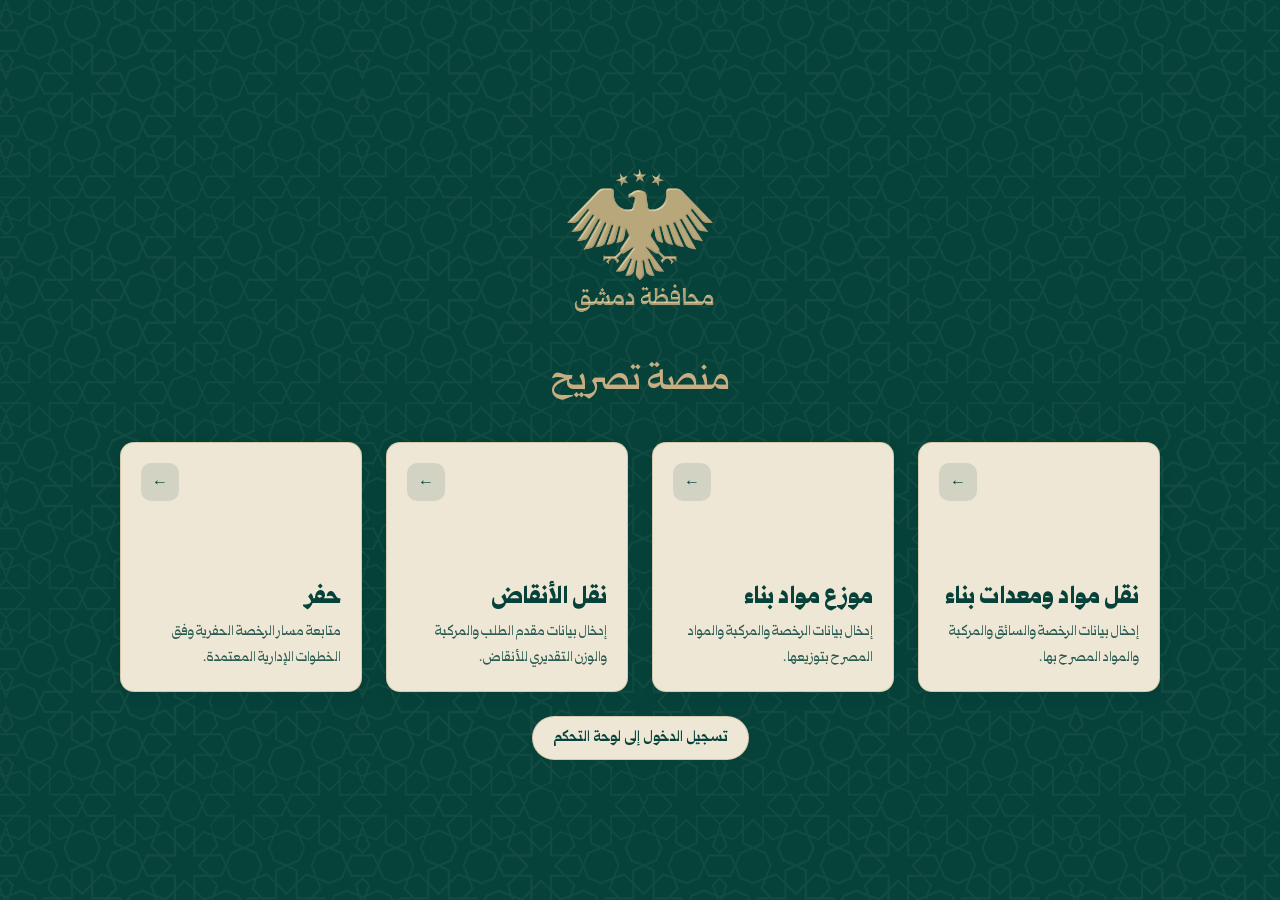
<file: index.html>
<!doctype html>
<html lang="ar" dir="rtl">

<head>
  <meta charset="UTF-8" />
  <meta name="viewport" content="width=device-width, initial-scale=1.0" />
  <meta name="theme-color" content="#064239" />
  <meta name="description" content="منصة تصريح لتقديم ومتابعة طلبات التصاريح في محافظة دمشق." />

  <link rel="icon" type="image/png" href="assets/images/damascus-eagle.png" />

  <link rel="stylesheet" href="css/variables.css" />
  <link rel="stylesheet" href="css/index.css" />

  <title>منصة تصريح</title>
</head>

<body class="home-shell">

  <div class="home-container">

    <header class="home-heading">
      <img class="home-logo" src="assets/images/logo.png" alt="شعار محافظة دمشق" />
      <h1 id="home-title">منصة تصريح</h1>
    </header>

    <main class="home-main" aria-labelledby="home-title">

      <nav class="home-choice-grid" aria-label="أنواع التصاريح">

        <div class="home-choice-card">
          <article class="home-choice">
            <span class="home-choice-arrow" aria-hidden="true">←</span>

            <a class="home-choice-link" href="pages/transport-details.html">
              <strong class="home-choice-title">نقل مواد ومعدات بناء</strong>
              <span class="home-choice-description">
                إدخال بيانات الرخصة والسائق والمركبة والمواد المصرح بها.
              </span>
            </a>
          </article>
        </div>

        <div class="home-choice-card">
          <article class="home-choice">
            <span class="home-choice-arrow" aria-hidden="true">←</span>

            <a class="home-choice-link" href="pages/distributor-details.html">
              <strong class="home-choice-title">موزع مواد بناء</strong>
              <span class="home-choice-description">
                إدخال بيانات الرخصة والمركبة والمواد المصرح بتوزيعها.
              </span>
            </a>
          </article>
        </div>

        <div class="home-choice-card">
          <article class="home-choice">
            <span class="home-choice-arrow" aria-hidden="true">←</span>

            <a class="home-choice-link" href="pages/rubble-details.html">
              <strong class="home-choice-title">نقل الأنقاض</strong>
              <span class="home-choice-description">
                إدخال بيانات مقدم الطلب والمركبة والوزن التقديري للأنقاض.
              </span>
            </a>
          </article>
        </div>

        <div class="home-choice-card">
          <article class="home-choice">
            <span class="home-choice-arrow" aria-hidden="true">←</span>

            <a class="home-choice-link" href="pages/excavation.html">
              <strong class="home-choice-title">حفر</strong>
              <span class="home-choice-description">
                متابعة مسار الرخصة الحفرية وفق الخطوات الإدارية المعتمدة.
              </span>
            </a>
          </article>
        </div>

      </nav>

      <div class="home-dashboard-access">
        <a class="home-dashboard-btn" href="pages/login.html">
          <span>تسجيل الدخول إلى لوحة التحكم</span>
        </a>
      </div>

    </main>

  </div>

  <script src="js/index.js"></script>
</body>

</html>
</file>
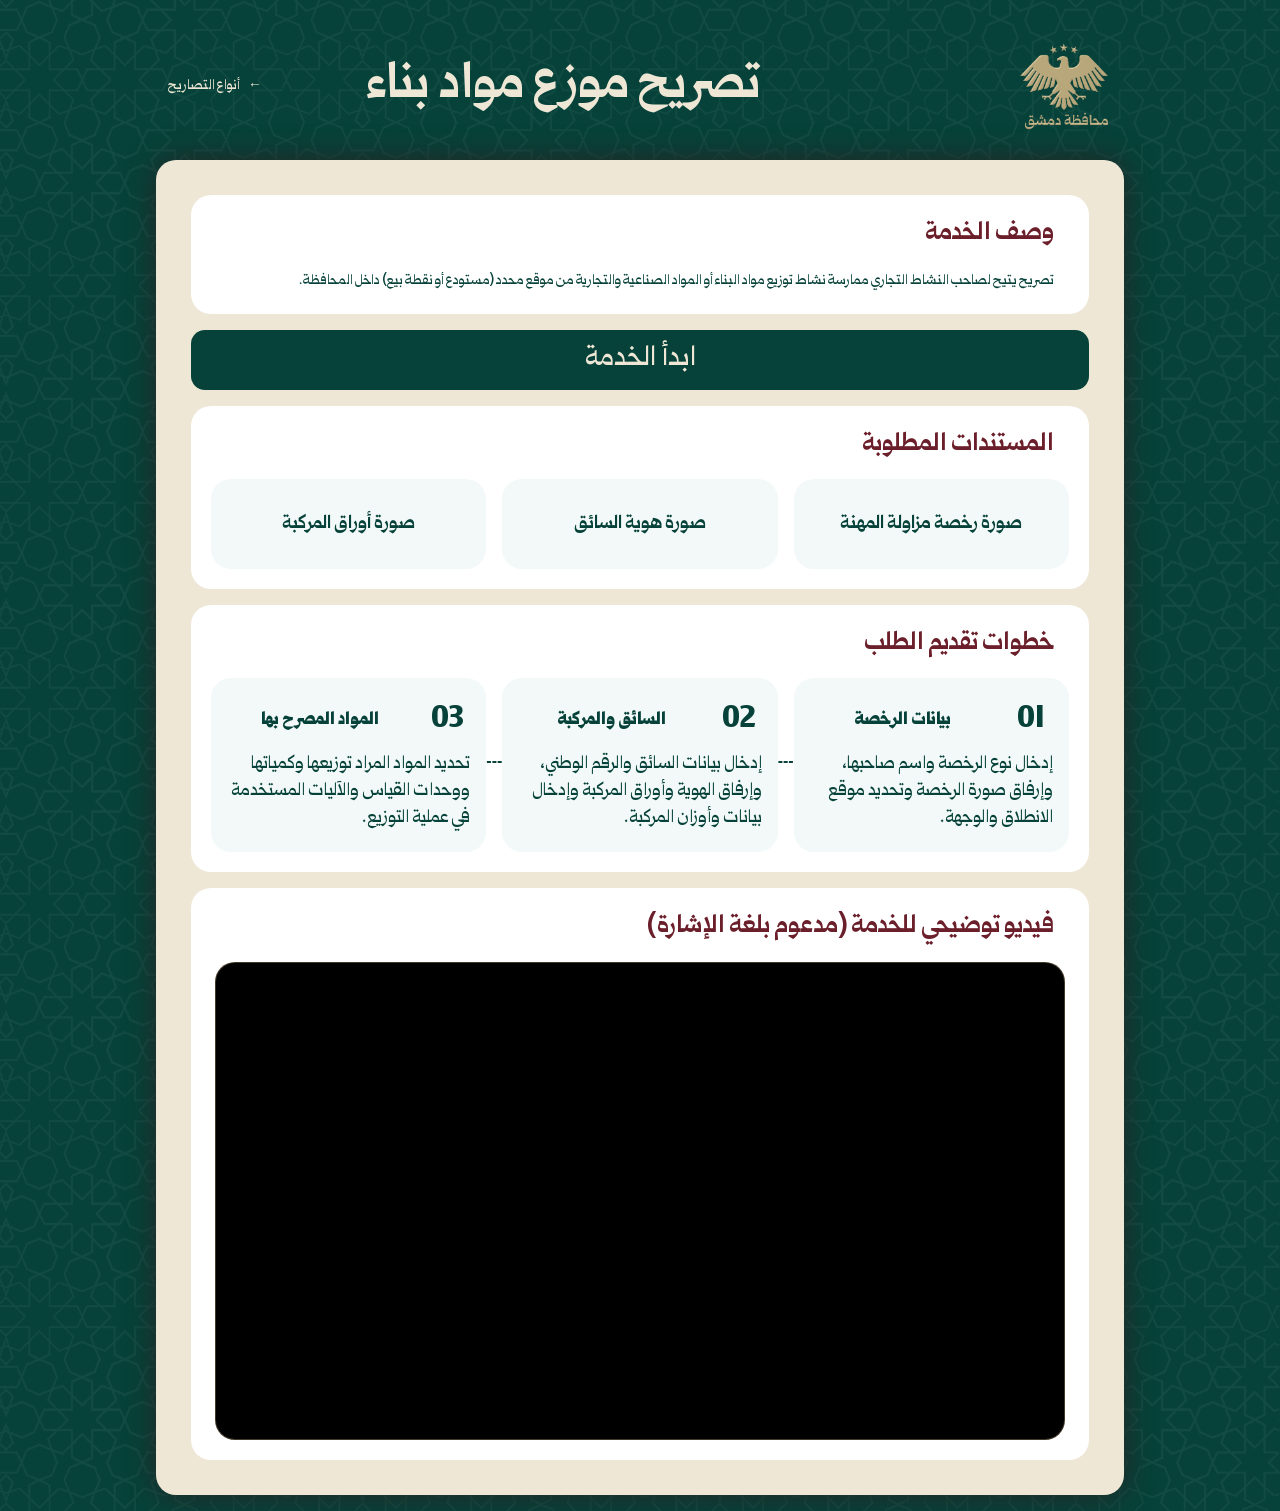
<file: pages/distributor-details.html>
<!doctype html>
<html lang="ar" dir="rtl">
<head>
  <meta charset="UTF-8">
  <meta name="viewport" content="width=device-width, initial-scale=1.0">
  <meta name="theme-color" content="#064239">
  <meta name="description" content="تفاصيل خدمة تصريح موزع مواد البناء وخطوات تقديم الطلب.">

  <link rel="stylesheet" href="../css/variables.css">
  <link rel="stylesheet" href="../css/details.css">

  <title>تصريح موزع مواد بناء</title>
</head>
<body class="service-page">
  <div class="container">
    <header class="page-header">
      <div class="page-header-brand">
        <img src="../assets/images/logo.png" alt="شعار محافظة دمشق">
      </div>
      <h1 class="page-header-title">تصريح موزع مواد بناء</h1>
      <a class="page-header-back" href="../index.html">
        <span aria-hidden="true">←</span>
        أنواع التصاريح
      </a>
    </header>

    <main class="page-content">
      <div class="intro-grid">
        <section class="section section-description">
          <div class="section-header">
            <h2 class="section-title">وصف الخدمة</h2>
          </div>
          <div class="section-body">
            <p>تصريح يتيح لصاحب النشاط التجاري ممارسة نشاط توزيع مواد البناء أو المواد الصناعية والتجارية من موقع محدد (مستودع أو نقطة بيع) داخل المحافظة.</p>
          </div>
        </section>
        <a class="btn btn-primary" href="distributor.html">ابدأ الخدمة</a>

      </div>

      <section class="section">
        <div class="section-header">
          <h2 class="section-title">المستندات المطلوبة</h2>
        </div>
        <div class="grid grid--docs">
          <article class="doc-card">
            <h3 class="doc-card-title">صورة رخصة مزاولة المهنة</h3>
          </article>
          <article class="doc-card">
            <h3 class="doc-card-title">صورة هوية السائق</h3>
          </article>
          <article class="doc-card">
            <h3 class="doc-card-title">صورة أوراق المركبة</h3>
          </article>
        </div>
      </section>

      <section class="section">
        <div class="section-header">
          <h2 class="section-title">خطوات تقديم الطلب</h2>
        </div>
        <div class="grid grid-steps">
          <article class="step-card">
            <div class="step-card-header">
              <div class="step-card-number">01</div>
              <h3 class="step-card-title">بيانات الرخصة</h3>
            </div>
            <p class="step-card-text">إدخال نوع الرخصة واسم صاحبها، وإرفاق صورة الرخصة وتحديد موقع الانطلاق والوجهة.</p>
          </article>

          <article class="step-card">
            <div class="step-card-header">
              <div class="step-card-number">02</div>
              <h3 class="step-card-title">السائق والمركبة</h3>
            </div>
            <p class="step-card-text">إدخال بيانات السائق والرقم الوطني، وإرفاق الهوية وأوراق المركبة وإدخال بيانات وأوزان المركبة.</p>
          </article>

          <article class="step-card">
            <div class="step-card-header">
              <div class="step-card-number">03</div>
              <h3 class="step-card-title">المواد المصرح بها</h3>
            </div>
            <p class="step-card-text">تحديد المواد المراد توزيعها وكمياتها ووحدات القياس والآليات المستخدمة في عملية التوزيع.</p>
          </article>
        </div>
      </section>

      <section class="section">
        <div class="section-header">
          <h2 class="section-title">فيديو توضيحي للخدمة (مدعوم بلغة الإشارة)</h2>
        </div>
        <div class="video-wrapper">
          <iframe
            src="https://www.youtube.com/embed/dde6W-RpSVk?si=u7vw21ueUJ_WHiMC"
            title="YouTube video player"
            allow="accelerometer; autoplay; clipboard-write; encrypted-media; gyroscope; picture-in-picture; web-share"
            referrerpolicy="strict-origin-when-cross-origin"
            allowfullscreen
            loading="lazy">
          </iframe>
        </div>
      </section>
    </main>
  </div>
</body>
</html>
</file>
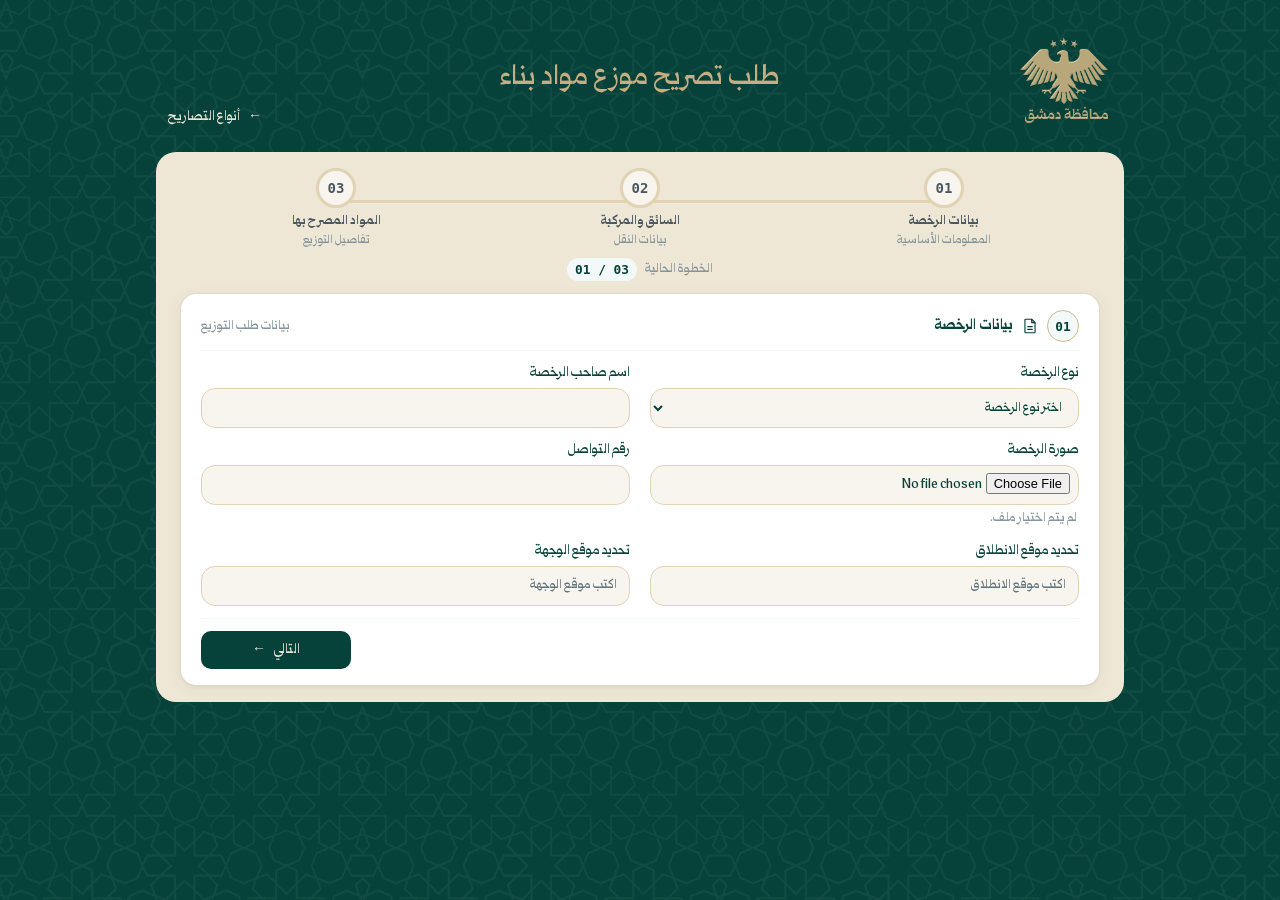
<file: pages/distributor.html>
<!doctype html>
<html lang="ar" dir="rtl">

<head>
  <meta charset="UTF-8" />
  <meta name="viewport" content="width=device-width, initial-scale=1.0" />
  <meta name="theme-color" content="#064239" />
  <meta name="description" content="نموذج تقديم طلب تصريح موزع مواد بناء." />

  <link rel="icon" type="image/png" href="../assets/images/damascus-eagle.png" />

  <link rel="stylesheet" href="../css/variables.css" />
  <link rel="stylesheet" href="../css/style.css" />

  <title>طلب تصريح موزع مواد بناء | منصة تصريح</title>
</head>

<body class="shell">

  <div class="workspace">

    <header class="topbar">
      <div class="brand">
        <img src="../assets/images/logo.png" alt="شعار محافظة دمشق" />
      </div>
      <h1 class="page-title">طلب تصريح موزع مواد بناء</h1>
      <a class="back-link" href="../index.html">
        <span aria-hidden="true">←</span> أنواع التصاريح
      </a>
    </header>

    <main class="page">

      <nav class="stepper" aria-label="مراحل تصريح موزع مواد بناء">
        <div class="stepper-line" aria-hidden="true"><span data-step-progress></span></div>

        <button type="button" class="stepper-item" data-step-target="1">
          <span class="stepper-number">01</span>
          <span class="stepper-copy"><strong>بيانات الرخصة</strong><small>المعلومات الأساسية</small></span>
        </button>

        <button type="button" class="stepper-item" data-step-target="2">
          <span class="stepper-number">02</span>
          <span class="stepper-copy"><strong>السائق والمركبة</strong><small>بيانات النقل</small></span>
        </button>

        <button type="button" class="stepper-item" data-step-target="3">
          <span class="stepper-number">03</span>
          <span class="stepper-copy"><strong>المواد المصرح بها</strong><small>تفاصيل التوزيع</small></span>
        </button>
      </nav>

      <p class="counter" aria-live="polite">
        <span>الخطوة الحالية</span>
        <strong><span data-current-step>01</span> / 03</strong>
      </p>

      <form data-permit-form="طلب تصريح موزع مواد بناء" data-permit-home="../index.html" novalidate>

        <section class="step" data-step="1">
          <div class="card">

            <div class="card-head">
              <h2 class="card-title">
                <span class="card-index">01</span>
                <img class="card-icon" src="../assets/images/file-text-pineal-700.svg" alt="" />
                بيانات الرخصة
              </h2>
              <span class="card-note">بيانات طلب التوزيع</span>
            </div>

            <div class="grid">
              <div class="field">
                <label class="label" for="license_type">نوع الرخصة</label>
                <select id="license_type" name="license_type" class="input">
                  <option value="" selected disabled>اختر نوع الرخصة</option>
                  <option value="building">رخصة بناء</option>
                  <option value="renovation">رخصة ترميم</option>
                </select>
              </div>

              <div class="field">
                <label class="label" for="license_owner">اسم صاحب الرخصة</label>
                <input id="license_owner" name="license_owner" class="input" type="text" autocomplete="name" />
              </div>

              <div class="field">
                <label class="label" for="license_image">صورة الرخصة</label>
                <input id="license_image" name="license_image" class="input" type="file"
                       accept="image/*,.pdf" data-file-input aria-describedby="license_image_hint" />
                <span class="hint" id="license_image_hint">لم يتم اختيار ملف.</span>
              </div>

              <div class="field">
                <label class="label" for="contact_phone">رقم التواصل</label>
                <input id="contact_phone" name="contact_phone" class="input input-mono" type="tel"
                       inputmode="tel" autocomplete="tel" />
              </div>

              <div class="field">
                <label class="label" for="origin">تحديد موقع الانطلاق</label>
                <input id="origin" name="origin" class="input" type="text" placeholder="اكتب موقع الانطلاق" />
              </div>

              <div class="field">
                <label class="label" for="destination">تحديد موقع الوجهة</label>
                <input id="destination" name="destination" class="input" type="text" placeholder="اكتب موقع الوجهة" />
              </div>
            </div>

            <div class="actions">
              <button type="button" class="btn-primary" data-goto-step="2">
                التالي <span aria-hidden="true">←</span>
              </button>
            </div>

          </div>
        </section>

        <section class="step" data-step="2">
          <div class="card">

            <div class="card-head">
              <h2 class="card-title">
                <span class="card-index">02</span>
                <img class="card-icon" src="../assets/images/truck-pineal-700.svg" alt="" />
                بيانات السائق والمركبة
              </h2>
              <span class="card-note">بيانات المسؤول عن النقل</span>
            </div>

            <div class="grid">
              <div class="field">
                <label class="label" for="driver_name">اسم السائق الثلاثي</label>
                <input id="driver_name" name="driver_name" class="input" type="text" autocomplete="name" />
              </div>

              <div class="field">
                <label class="label" for="national_id">الرقم الوطني</label>
                <input id="national_id" name="national_id" class="input input-mono" type="text" inputmode="numeric" />
              </div>

              <div class="field">
                <label class="label" for="identity">صورة الهوية</label>
                <input id="identity" name="identity" class="input" type="file" accept="image/*"
                       capture="environment" data-file-input aria-describedby="identity_hint" />
                <span class="hint" id="identity_hint">يمكنك التقاط صورة أو اختيارها من الاستديو.</span>
              </div>

              <div class="field">
                <label class="label" for="vehicle_number">رقم المركبة</label>
                <input id="vehicle_number" name="vehicle_number" class="input input-mono" type="text" />
              </div>

              <div class="field">
                <label class="label" for="vehicle_docs">صورة أوراق المركبة</label>
                <input id="vehicle_docs" name="vehicle_docs" class="input" type="file"
                       accept="image/*,.pdf" data-file-input aria-describedby="vehicle_docs_hint" />
                <span class="hint" id="vehicle_docs_hint">لم يتم اختيار ملف.</span>
              </div>

              <div class="field">
                <label class="label" for="empty_weight">وزن المركبة بدون حمولة</label>
                <input id="empty_weight" name="empty_weight" class="input input-mono" type="number"
                       min="0" step="0.01" placeholder="كغ" />
              </div>

              <div class="field">
                <label class="label" for="loaded_weight">وزن المركبة مع الحمولة</label>
                <input id="loaded_weight" name="loaded_weight" class="input input-mono" type="number"
                       min="0" step="0.01" placeholder="كغ" />
              </div>

              <div class="field">
                <label class="label" for="loaded_height">ارتفاع المركبة مع الحمولة</label>
                <input id="loaded_height" name="loaded_height" class="input input-mono" type="number"
                       min="0" step="0.01" placeholder="متر" />
              </div>
            </div>

            <div class="actions">
              <button type="button" class="btn-ghost" data-goto-step="1">
                <span aria-hidden="true">→</span> السابق
              </button>
              <button type="button" class="btn-primary" data-goto-step="3">
                التالي <span aria-hidden="true">←</span>
              </button>
            </div>

          </div>
        </section>

        <section class="step" data-step="3">
          <div class="card">

            <div class="card-head">
              <h2 class="card-title">
                <span class="card-index">03</span>
                <img class="card-icon" src="../assets/images/file-text-pineal-700.svg" alt="" />
                المواد المصرح بتوزيعها
              </h2>
              <span class="card-note">أضف كل مادة في صف مستقل</span>
            </div>

            <div data-repeater="materials" data-repeater-max="20">
              <div class="table-wrap">
                <table class="table materials-table">
                  <thead>
                    <tr>
                      <th>المادة</th>
                      <th>الكمية (الوحدة)</th>
                      <th>العدد</th>
                      <th>ملاحظات</th>
                      <th aria-label="حذف"></th>
                    </tr>
                  </thead>
                  <tbody data-repeater-rows>
                    <tr data-repeater-row>
                      <td>
                        <select class="input" name="materials[0][material]" aria-label="المادة">
                          <option value="" selected disabled>اختر المادة</option>
                          <option value="iron">حديد</option>
                          <option value="cement">اسمنت</option>
                          <option value="block">بلوك</option>
                          <option value="wood">خشب</option>
                          <option value="concrete">باطون</option>
                          <option value="sand_gravel">بحص ورمل</option>
                        </select>
                      </td>
                      <td>
                        <select class="input" name="materials[0][unit]" aria-label="وحدة القياس">
                          <option value="" selected disabled>اختر الوحدة</option>
                          <option value="ton">طن</option>
                          <option value="cubic_meter">متر مكعب</option>
                          <option value="kilogram">كغ</option>
                          <option value="board">لوح</option>
                          <option value="other">غير ذلك</option>
                        </select>
                      </td>
                      <td>
                        <input class="input input-mono" type="number" min="0" step="0.01"
                               name="materials[0][count]" aria-label="العدد" />
                      </td>
                      <td>
                        <input class="input" type="text" name="materials[0][notes]" aria-label="ملاحظات" />
                      </td>
                      <td>
                        <button class="remove-btn" type="button" data-repeater-remove
                                aria-label="حذف صف المادة">×</button>
                      </td>
                    </tr>
                  </tbody>
                </table>

                <p class="empty-msg" data-repeater-empty hidden>لا توجد مواد مضافة حالياً.</p>
              </div>

              <template data-repeater-template>
                <tr data-repeater-row>
                  <td>
                    <select class="input" name="materials[0][material]" aria-label="المادة">
                      <option value="" selected disabled>اختر المادة</option>
                      <option value="iron">حديد</option>
                      <option value="cement">اسمنت</option>
                      <option value="block">بلوك</option>
                      <option value="wood">خشب</option>
                      <option value="concrete">باطون</option>
                      <option value="sand_gravel">بحص ورمل</option>
                    </select>
                  </td>
                  <td>
                    <select class="input" name="materials[0][unit]" aria-label="وحدة القياس">
                      <option value="" selected disabled>اختر الوحدة</option>
                      <option value="ton">طن</option>
                      <option value="cubic_meter">متر مكعب</option>
                      <option value="kilogram">كغ</option>
                      <option value="board">لوح</option>
                      <option value="other">غير ذلك</option>
                    </select>
                  </td>
                  <td>
                    <input class="input input-mono" type="number" min="0" step="0.01"
                           name="materials[0][count]" aria-label="العدد" />
                  </td>
                  <td>
                    <input class="input" type="text" name="materials[0][notes]" aria-label="ملاحظات" />
                  </td>
                  <td>
                    <button class="remove-btn" type="button" data-repeater-remove
                            aria-label="حذف صف المادة">×</button>
                  </td>
                </tr>
              </template>

              <button type="button" class="btn-add" data-repeater-add>
                <span aria-hidden="true">+</span> إضافة مادة
              </button>
            </div>

            <section class="machinery-section" data-repeater="machinery" data-repeater-max="20">
              <div class="machinery-head">
                <div>
                  <h3>الآليات المستخدمة</h3>
                  <p>أضف كل آلية في صف مستقل مع أبعادها ووزنها.</p>
                </div>
              </div>

              <div class="table-wrap">
                <table class="table machinery-table">
                  <thead>
                    <tr>
                      <th>نوع الآلية</th>
                      <th>العدد</th>
                      <th>ارتفاع الآلية</th>
                      <th>وزن الآلية</th>
                      <th>ملاحظات</th>
                      <th aria-label="حذف"></th>
                    </tr>
                  </thead>
                  <tbody data-repeater-rows>
                    <tr data-repeater-row>
                      <td>
                        <select class="input" name="machinery[0][type]" aria-label="نوع الآلية">
                          <option value="" selected disabled>اختر نوع الآلية</option>
                          <option value="mixer">جبالة</option>
                          <option value="digger">باغير</option>
                        </select>
                      </td>
                      <td>
                        <input class="input input-mono" type="number" min="1" step="1"
                               name="machinery[0][count]" aria-label="العدد" />
                      </td>
                      <td>
                        <input class="input input-mono" type="number" min="0" step="0.01"
                               name="machinery[0][height]" placeholder="متر" aria-label="ارتفاع الآلية" />
                      </td>
                      <td>
                        <input class="input input-mono" type="number" min="0" step="0.01"
                               name="machinery[0][weight]" placeholder="كغ" aria-label="وزن الآلية" />
                      </td>
                      <td>
                        <input class="input" type="text" name="machinery[0][notes]" aria-label="ملاحظات" />
                      </td>
                      <td>
                        <button class="remove-btn" type="button" data-repeater-remove
                                aria-label="حذف صف الآلية">×</button>
                      </td>
                    </tr>
                  </tbody>
                </table>

                <p class="empty-msg" data-repeater-empty hidden>لا توجد آليات مضافة حالياً.</p>
              </div>

              <template data-repeater-template>
                <tr data-repeater-row>
                  <td>
                    <select class="input" name="machinery[0][type]" aria-label="نوع الآلية">
                      <option value="" selected disabled>اختر نوع الآلية</option>
                      <option value="mixer">جبالة</option>
                      <option value="digger">باغير</option>
                    </select>
                  </td>
                  <td>
                    <input class="input input-mono" type="number" min="1" step="1"
                           name="machinery[0][count]" aria-label="العدد" />
                  </td>
                  <td>
                    <input class="input input-mono" type="number" min="0" step="0.01"
                           name="machinery[0][height]" placeholder="متر" aria-label="ارتفاع الآلية" />
                  </td>
                  <td>
                    <input class="input input-mono" type="number" min="0" step="0.01"
                           name="machinery[0][weight]" placeholder="كغ" aria-label="وزن الآلية" />
                  </td>
                  <td>
                    <input class="input" type="text" name="machinery[0][notes]" aria-label="ملاحظات" />
                  </td>
                  <td>
                    <button class="remove-btn" type="button" data-repeater-remove
                            aria-label="حذف صف الآلية">×</button>
                  </td>
                </tr>
              </template>

              <button type="button" class="btn-add" data-repeater-add>
                <span aria-hidden="true">+</span> إضافة آلية
              </button>
            </section>

            <div class="actions">
              <button type="button" class="btn-ghost" data-goto-step="2">
                <span aria-hidden="true">→</span> السابق
              </button>
              <button type="submit" class="btn-primary">
                إرسال الطلب <span aria-hidden="true">✓</span>
              </button>
            </div>

          </div>
        </section>

      </form>

    </main>

  </div>

  <script src="../js/distributor.js"></script>
</body>

</html>
</file>
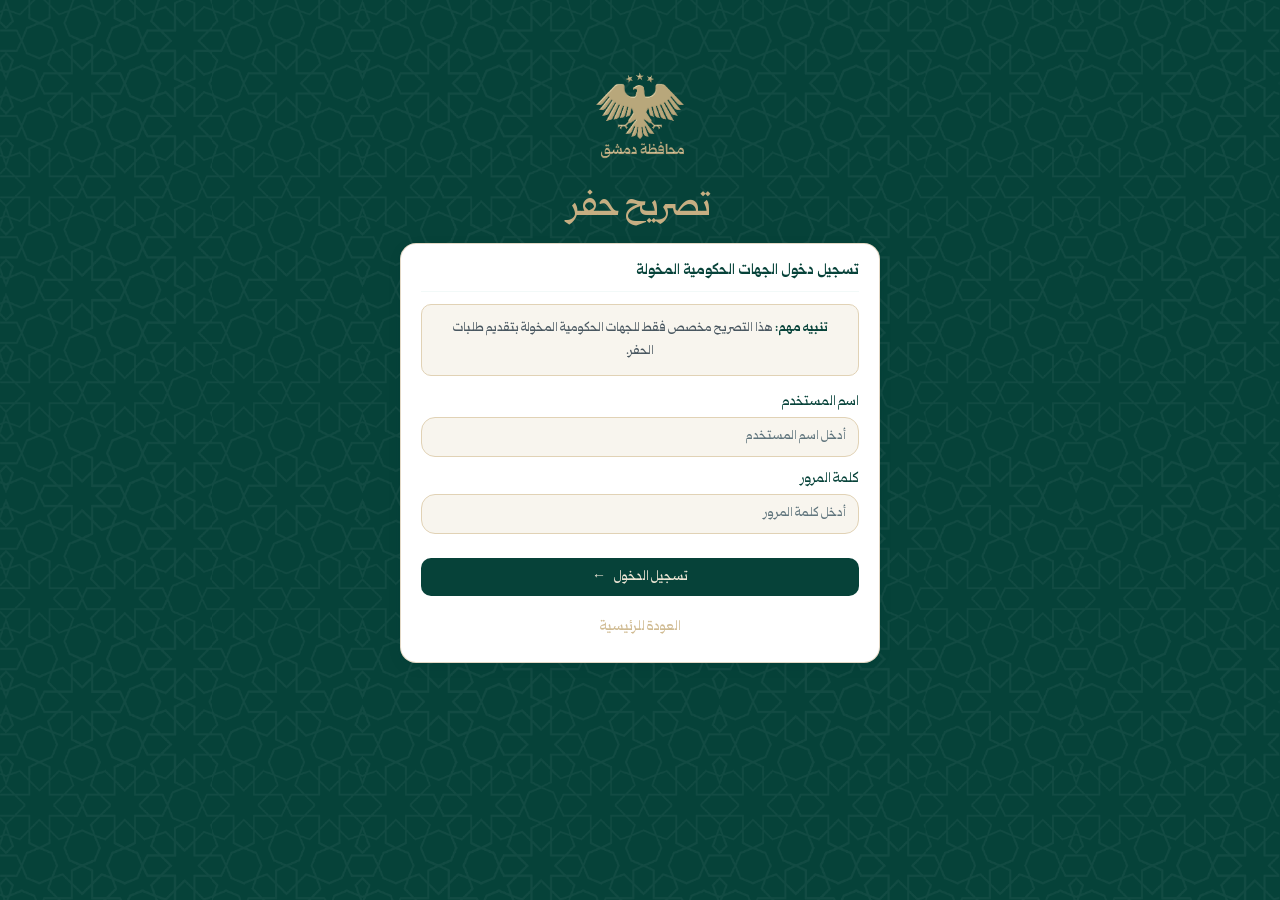
<file: pages/excavation-login.html>
<!doctype html>
<html lang="ar" dir="rtl">

<head>
  <meta charset="UTF-8" />
  <meta name="viewport" content="width=device-width, initial-scale=1.0" />
  <meta name="theme-color" content="#064239" />
  <meta name="description" content="تسجيل دخول الجهات الحكومية المخولة بتقديم طلبات الحفر." />

  <link rel="icon" type="image/png" href="../assets/images/damascus-eagle.png" />

  <link rel="stylesheet" href="../css/variables.css" />
  <link rel="stylesheet" href="../css/style.css" />

  <title>تسجيل الدخول | تصريح حفر</title>
</head>

<body class="login-shell">

  <div class="login-container">

    <header class="login-header">
      <img class="login-logo" src="../assets/images/logo.png" alt="شعار محافظة دمشق" />
      <h1>تصريح حفر</h1>
    </header>

    <main class="login-card">

      <div class="login-card-head">
        <h2 class="login-card-title">تسجيل دخول الجهات الحكومية المخولة</h2>
      </div>

      <form class="login-form" id="elogin-form" novalidate>

        <p class="login-notice">
          <strong>تنبيه مهم:</strong>
          هذا التصريح مخصص فقط للجهات الحكومية المخولة بتقديم طلبات الحفر.
        </p>

        <div class="login-fields">
          <div class="login-field">
            <label class="login-label" for="government_username">اسم المستخدم</label>
            <input id="government_username" name="government_username" class="login-input" type="text"
                   autocomplete="username" placeholder="أدخل اسم المستخدم" required />
          </div>

          <div class="login-field">
            <label class="login-label" for="government_password">كلمة المرور</label>
            <input id="government_password" name="government_password" class="login-input" type="password"
                   autocomplete="current-password" placeholder="أدخل كلمة المرور" required />
          </div>
        </div>

        <p class="login-error" id="elogin-error" hidden role="alert">
          يرجى إدخال اسم المستخدم وكلمة المرور.
        </p>

        <div class="login-actions">
          <button type="submit" class="login-submit">
            تسجيل الدخول <span aria-hidden="true">←</span>
          </button>
          <a class="login-back" href="../index.html">العودة للرئيسية</a>
        </div>

      </form>

    </main>

  </div>

  <script src="../js/excavation-login.js"></script>
</body>

</html>
</file>
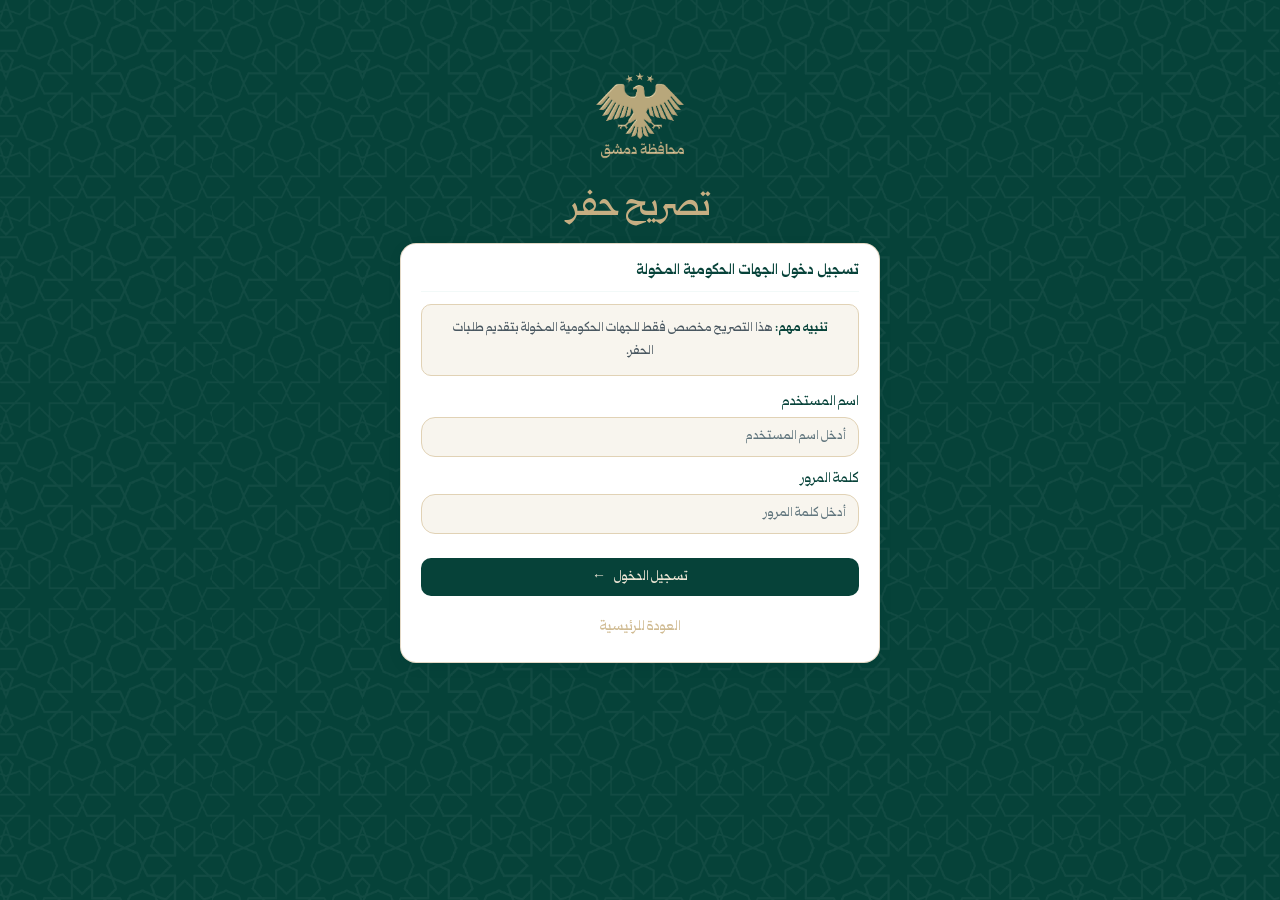
<file: pages/excavation.html>
<!doctype html>
<html lang="ar" dir="rtl">

<head>
  <meta charset="UTF-8" />
  <meta name="viewport" content="width=device-width, initial-scale=1.0" />
  <meta name="theme-color" content="#064239" />
  <meta name="description" content="نموذج تقديم طلب تصريح حفر للجهات الحكومية المخولة." />

  <link rel="icon" type="image/png" href="../assets/images/damascus-eagle.png" />

  <link rel="stylesheet" href="../css/variables.css" />
  <link rel="stylesheet" href="../css/style.css" />

  <title>تصريح حفر | منصة تصريح</title>
</head>

<body class="shell">

  <div class="workspace">

    <header class="topbar">
      <div class="brand">
        <img src="../assets/images/logo.png" alt="شعار محافظة دمشق" />
      </div>
      <h1 class="page-title">تصريح حفر</h1>
      <a class="back-link" href="../index.html">
        <span aria-hidden="true">←</span> أنواع التصاريح
      </a>
    </header>

    <main class="page">

      <form class="form" data-permit-form="تصريح الحفر" data-permit-home="../index.html" novalidate>

        <section class="card">
          <div class="card-head">
            <h2 class="card-title">
              <img src="../assets/images/file-text-pineal-700.svg" alt="" />
              بيانات مقدم الطلب
            </h2>
          </div>

          <div class="grid">
            <div class="field">
              <label class="label" for="excavation_applicant">مقدم الطلب</label>
              <select id="excavation_applicant" name="excavation_applicant" class="input">
                <option value="" selected disabled>اختر مقدم الطلب</option>
                <option value="water_company">شركة المياه</option>
                <option value="electricity_company">شركة الكهرباء</option>
                <option value="telephone_company">شركة الهاتف</option>
                <option value="sanitation_company">شركة الصرف الصحي</option>
                <option value="other">غير ذلك</option>
              </select>
            </div>

            <div class="field">
              <label class="label" for="excavation_location">تحديد موقع الحفر</label>
              <div class="location">
                <input id="excavation_location" name="excavation_location" class="input" type="text"
                       placeholder="اكتب الموقع يدوياً أو اضغط زر الـ GPS"
                       aria-describedby="gps_status" data-gps-target />
                <button type="button" class="gps-btn" data-gps-button
                        title="تحديد الموقع الحالي عبر GPS">
                  <span aria-hidden="true">📍</span> تحديد عبر GPS
                </button>
              </div>
              <span class="hint" id="gps_status" aria-live="polite" data-gps-status></span>
            </div>

            <div class="field field-wide">
              <label class="label" for="excavation_reason">السبب</label>
              <textarea id="excavation_reason" name="excavation_reason" class="input textarea"
                        placeholder="اكتب سبب الحفر"></textarea>
            </div>
          </div>
        </section>

        <section class="card">
          <div class="card-head">
            <h2 class="card-title">
              <img src="../assets/images/file-text-pineal-700.svg" alt="" />
              مواصفات الحفر
            </h2>
          </div>

          <div class="grid-3">
            <div class="field">
              <label class="label" for="excavation_height">الارتفاع</label>
              <input id="excavation_height" name="excavation_height" class="input input-mono"
                     type="number" min="0" step="0.01" placeholder="متر" />
            </div>

            <div class="field">
              <label class="label" for="excavation_length">الطول</label>
              <input id="excavation_length" name="excavation_length" class="input input-mono"
                     type="number" min="0" step="0.01" placeholder="متر" />
            </div>

            <div class="field">
              <label class="label" for="excavation_width">العرض</label>
              <input id="excavation_width" name="excavation_width" class="input input-mono"
                     type="number" min="0" step="0.01" placeholder="متر" />
            </div>
          </div>
        </section>

        <div class="actions">
          <button type="reset" class="btn-ghost">إلغاء</button>
          <button type="submit" class="btn-primary">
            إرسال الطلب <span aria-hidden="true">✓</span>
          </button>
        </div>

      </form>

    </main>

  </div>

  <script src="../js/excavation.js"></script>
</body>

</html>
</file>
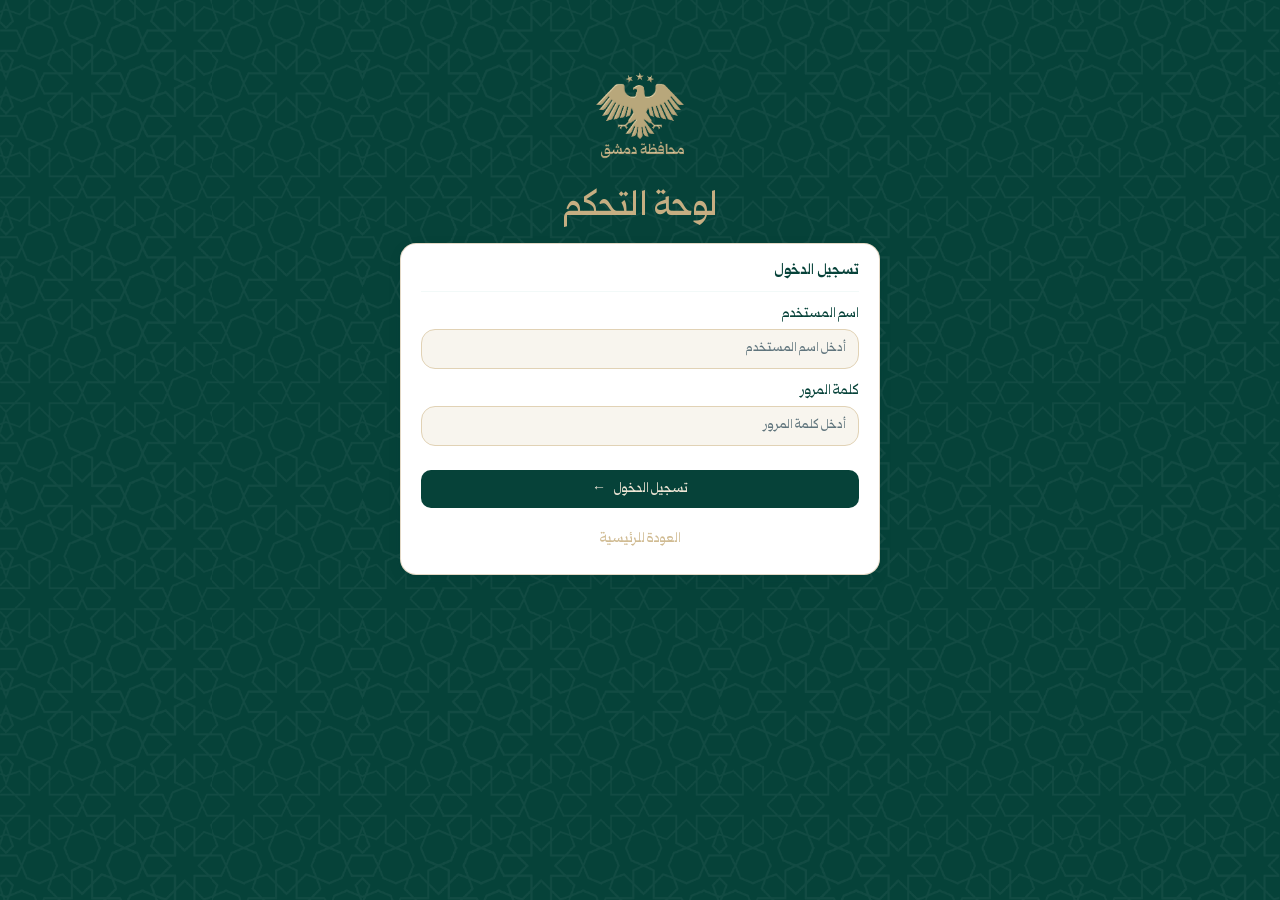
<file: pages/login.html>
<!doctype html>
<html lang="ar" dir="rtl">

<head>
  <meta charset="UTF-8" />
  <meta name="viewport" content="width=device-width, initial-scale=1.0" />
  <meta name="theme-color" content="#064239" />
  <meta name="description" content="تسجيل الدخول إلى لوحة تحكم متابعة التصاريح." />

  <link rel="icon" type="image/png" href="../assets/images/damascus-eagle.png" />

  <link rel="stylesheet" href="../css/variables.css" />
  <link rel="stylesheet" href="../css/style.css" />

  <title>تسجيل الدخول | لوحة التحكم</title>
</head>

<body class="login-shell">

  <div class="login-container">

    <header class="login-header">
      <img class="login-logo" src="../assets/images/logo.png" alt="شعار محافظة دمشق" />
      <h1>لوحة التحكم</h1>
    </header>

    <main class="login-card">

      <div class="login-card-head">
        <h2 class="login-card-title">تسجيل الدخول</h2>
      </div>

      <form class="login-form" id="login-form" novalidate>

        <div class="login-fields">
          <div class="login-field">
            <label class="login-label" for="login_username">اسم المستخدم</label>
            <input id="login_username" name="login_username" class="login-input" type="text"
                   autocomplete="username" placeholder="أدخل اسم المستخدم" required />
          </div>

          <div class="login-field">
            <label class="login-label" for="login_password">كلمة المرور</label>
            <input id="login_password" name="login_password" class="login-input" type="password"
                   autocomplete="current-password" placeholder="أدخل كلمة المرور" required />
          </div>
        </div>

        <p class="login-error" id="login-error" hidden role="alert">
          يرجى إدخال اسم المستخدم وكلمة المرور.
        </p>

        <div class="login-actions">
          <button type="submit" class="login-submit">
            تسجيل الدخول <span aria-hidden="true">←</span>
          </button>
          <a class="login-back" href="../index.html">العودة للرئيسية</a>
        </div>

      </form>

    </main>

  </div>

  <script src="../js/login.js"></script>
</body>

</html>
</file>
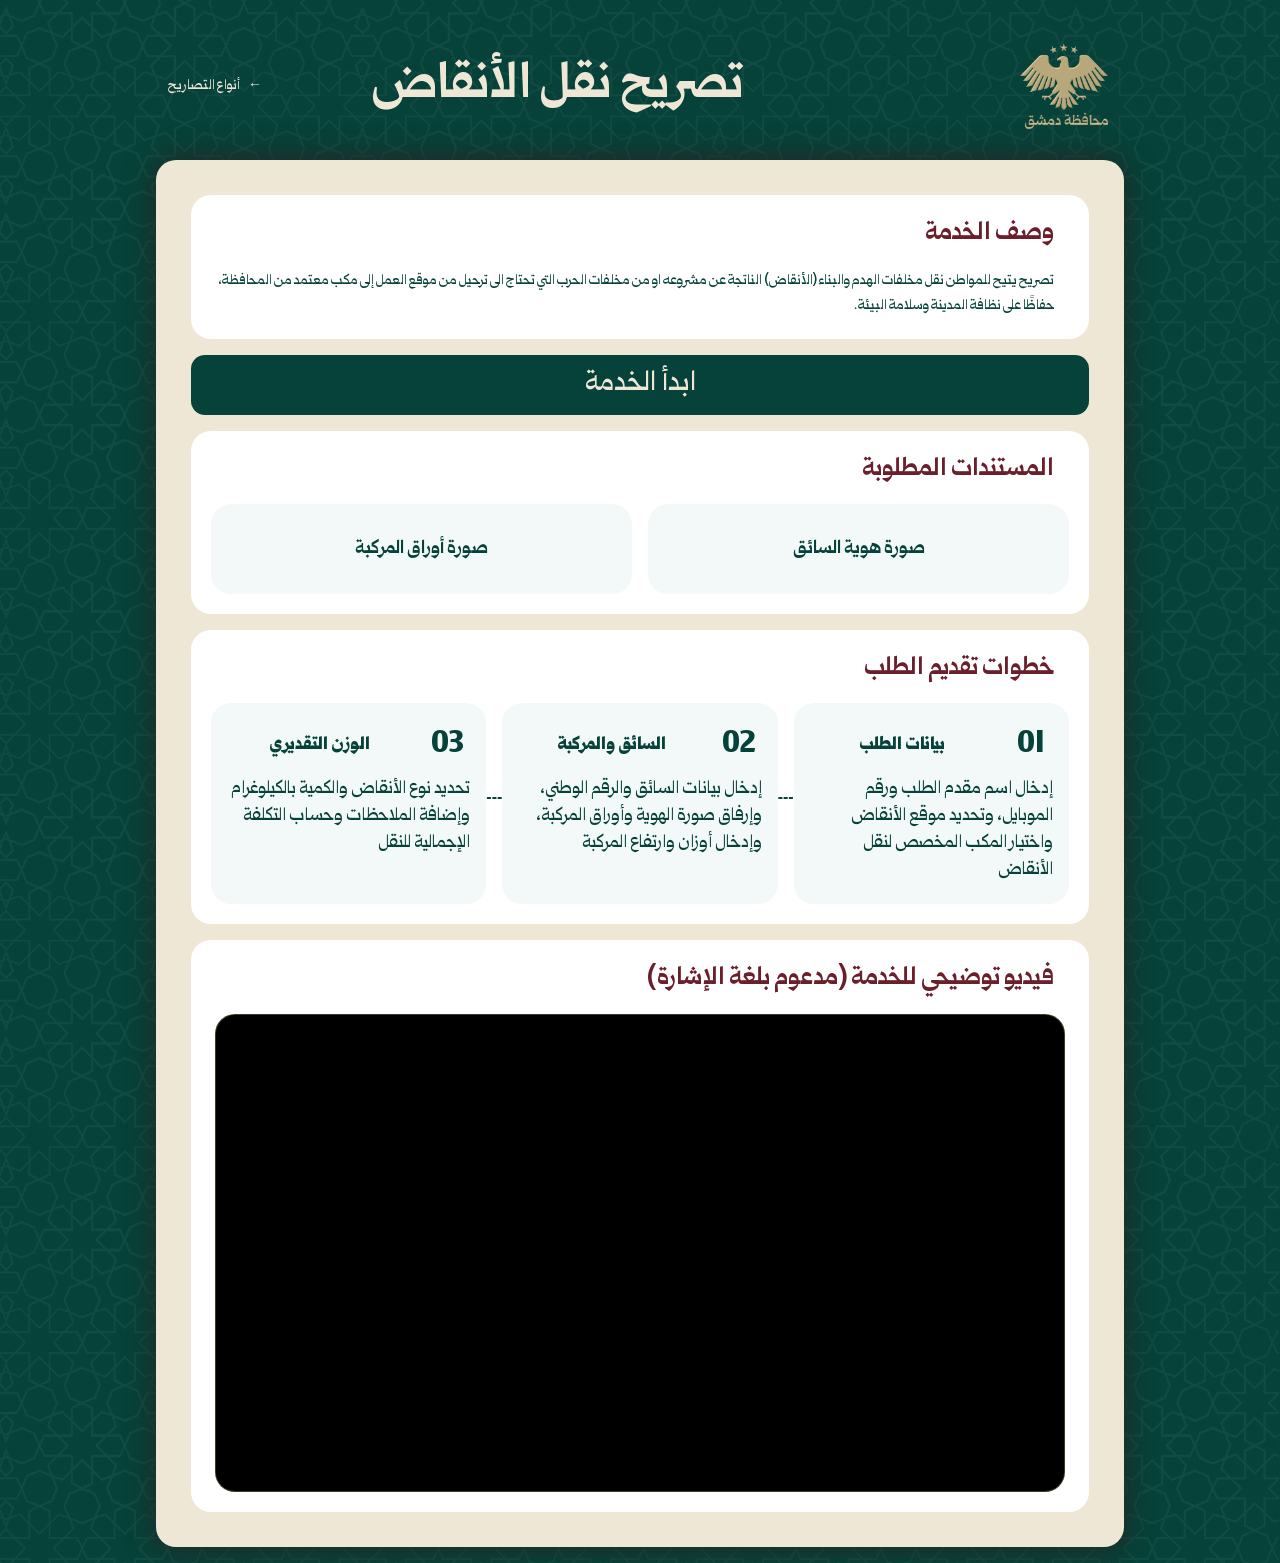
<file: pages/rubble-details.html>
<!doctype html>
<html lang="ar" dir="rtl">
<head>
  <meta charset="UTF-8">
  <meta name="viewport" content="width=device-width, initial-scale=1.0">
  <meta name="theme-color" content="#064239">
  <meta name="description" content="تفاصيل خدمة تصريح موزع مواد البناء وخطوات تقديم الطلب.">

  <link rel="stylesheet" href="../css/variables.css">
  <link rel="stylesheet" href="../css/details.css">

  <title>تصريح نقل الأنقاض</title>
</head>
<body class="service-page">
  <div class="container">
    <header class="page-header">
      <div class="page-header-brand">
        <img src="../assets/images/logo.png" alt="شعار محافظة دمشق">
      </div>
      <h1 class="page-header-title">تصريح نقل الأنقاض</h1>
      <a class="page-header-back" href="../index.html">
        <span aria-hidden="true">←</span>
        أنواع التصاريح
      </a>
    </header>

    <main class="page-content">
      <div class="intro-grid">
        <section class="section section-description">
          <div class="section-header">
            <h2 class="section-title">وصف الخدمة</h2>
          </div>
          <div class="section-body">
            <p>تصريح يتيح للمواطن نقل مخلفات الهدم والبناء (الأنقاض) الناتجة عن مشروعه او من مخلفات الحرب التي تحتاج الى ترحيل من موقع العمل إلى مكب معتمد من المحافظة، حفاظًا على نظافة المدينة وسلامة البيئة.</p>
          </div>
        </section>
        <a class="btn btn-primary" href="rubble.html">ابدأ الخدمة</a>

      </div>

      <section class="section">
        <div class="section-header">
          <h2 class="section-title">المستندات المطلوبة</h2>
        </div>
        <div class="grid grid--docs2">
          <article class="doc-card">
            <h3 class="doc-card-title">صورة هوية السائق</h3>
          </article>
          <article class="doc-card">
            <h3 class="doc-card-title">صورة أوراق المركبة</h3>
          </article>
        </div>
      </section>

      <section class="section">
        <div class="section-header">
          <h2 class="section-title">خطوات تقديم الطلب</h2>
        </div>
        <div class="grid grid-steps">
          <article class="step-card">
            <div class="step-card-header">
              <div class="step-card-number">01</div>
              <h3 class="step-card-title">بيانات الطلب</h3>
            </div>
            <p class="step-card-text">إدخال اسم مقدم الطلب ورقم الموبايل، وتحديد موقع الأنقاض واختيار المكب المخصص لنقل الأنقاض</p>
          </article>

          <article class="step-card">
            <div class="step-card-header">
              <div class="step-card-number">02</div>
              <h3 class="step-card-title">السائق والمركبة</h3>
            </div>
            <p class="step-card-text">إدخال بيانات السائق والرقم الوطني، وإرفاق صورة الهوية وأوراق المركبة، وإدخال أوزان وارتفاع المركبة</p>
          </article>

          <article class="step-card">
            <div class="step-card-header">
              <div class="step-card-number">03</div>
              <h3 class="step-card-title">الوزن التقديري</h3>
            </div>
            <p class="step-card-text">تحديد نوع الأنقاض والكمية بالكيلوغرام وإضافة الملاحظات وحساب التكلفة الإجمالية للنقل</p>
          </article>
        </div>
      </section>

      <section class="section">
        <div class="section-header">
          <h2 class="section-title">فيديو توضيحي للخدمة (مدعوم بلغة الإشارة)</h2>
        </div>
        <div class="video-wrapper">
          <iframe
            src="https://www.youtube.com/embed/dde6W-RpSVk?si=u7vw21ueUJ_WHiMC"
            title="YouTube video player"
            allow="accelerometer; autoplay; clipboard-write; encrypted-media; gyroscope; picture-in-picture; web-share"
            referrerpolicy="strict-origin-when-cross-origin"
            allowfullscreen
            loading="lazy">
          </iframe>
        </div>
      </section>
    </main>
  </div>
</body>
</html>
</file>
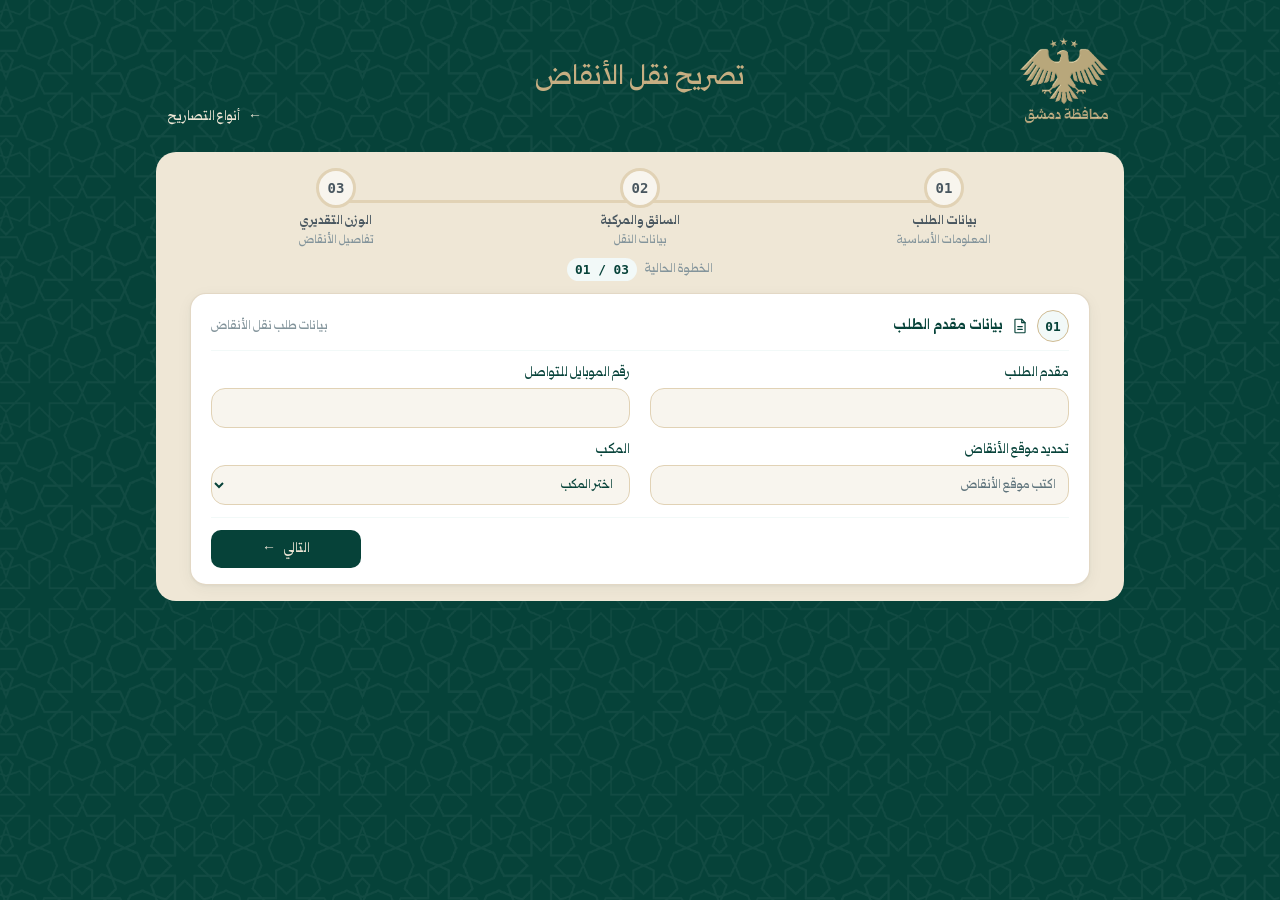
<file: pages/rubble.html>
<!doctype html>
<html lang="ar" dir="rtl">

<head>
  <meta charset="UTF-8" />
  <meta name="viewport" content="width=device-width, initial-scale=1.0" />
  <meta name="theme-color" content="#064239" />
  <meta name="description" content="نموذج تقديم طلب تصريح نقل الأنقاض." />

  <link rel="icon" type="image/png" href="../assets/images/damascus-eagle.png" />

  <link rel="stylesheet" href="../css/variables.css" />
  <link rel="stylesheet" href="../css/style.css" />

  <title>تصريح نقل الأنقاض | منصة تصريح</title>
</head>

<body class="shell">

  <div class="workspace">

    <header class="topbar">
      <div class="brand">
        <img src="../assets/images/logo.png" alt="شعار محافظة دمشق" />
      </div>
      <h1 class="page-title">تصريح نقل الأنقاض</h1>
      <a class="back-link" href="../index.html">
        <span aria-hidden="true">←</span> أنواع التصاريح
      </a>
    </header>

    <main class="page">

      <nav class="stepper" aria-label="مراحل تصريح نقل الأنقاض">
        <div class="stepper-line" aria-hidden="true"><span data-step-progress></span></div>

        <button type="button" class="stepper-item" data-step-target="1">
          <span class="stepper-number">01</span>
          <span class="stepper-copy"><strong>بيانات الطلب</strong><small>المعلومات الأساسية</small></span>
        </button>

        <button type="button" class="stepper-item" data-step-target="2">
          <span class="stepper-number">02</span>
          <span class="stepper-copy"><strong>السائق والمركبة</strong><small>بيانات النقل</small></span>
        </button>

        <button type="button" class="stepper-item" data-step-target="3">
          <span class="stepper-number">03</span>
          <span class="stepper-copy"><strong>الوزن التقديري</strong><small>تفاصيل الأنقاض</small></span>
        </button>
      </nav>

      <p class="counter" aria-live="polite">
        <span>الخطوة الحالية</span>
        <strong><span data-current-step>01</span> / 03</strong>
      </p>

      <form class="form" data-permit-form="تصريح نقل الأنقاض" data-permit-home="../index.html" novalidate>

        <section class="step" data-step="1">
          <div class="card">

            <div class="card-head">
              <h2 class="card-title">
                <span class="card-index">01</span>
                <img src="../assets/images/file-text-pineal-700.svg" alt="" />
                بيانات مقدم الطلب
              </h2>
              <span class="card-note">بيانات طلب نقل الأنقاض</span>
            </div>

            <div class="grid">
              <div class="field">
                <label class="label" for="applicant">مقدم الطلب</label>
                <input id="applicant" name="applicant" class="input" type="text" autocomplete="name" />
              </div>

              <div class="field">
                <label class="label" for="phone">رقم الموبايل للتواصل</label>
                <input id="phone" name="phone" class="input input-mono" type="tel" inputmode="tel" autocomplete="tel" />
              </div>

              <div class="field">
                <label class="label" for="rubble_location">تحديد موقع الأنقاض</label>
                <input id="rubble_location" name="rubble_location" class="input" type="text"
                       placeholder="اكتب موقع الأنقاض" />
              </div>

              <div class="field">
                <label class="label" for="landfill">المكب</label>
                <select id="landfill" name="landfill" class="input">
                  <option value="" selected disabled>اختر المكب</option>
                  <option value="landfill_1">دوما</option>
                  <option value="landfill_2">التل</option>
                  <option value="landfill_2">الهامة</option>
                  <option value="landfill_2">السليمة</option>
                  <option value="landfill_2">حفير التحتا</option>
                </select>
              </div>
            </div>

            <div class="actions">
              <button type="button" class="btn-primary" data-goto-step="2">
                التالي <span aria-hidden="true">←</span>
              </button>
            </div>

          </div>
        </section>

        <section class="step" data-step="2">
          <div class="card">

            <div class="card-head">
              <h2 class="card-title">
                <span class="card-index">02</span>
                <img src="../assets/images/truck-pineal-700.svg" alt="" />
                بيانات السائق والمركبة
              </h2>
              <span class="card-note">بيانات المسؤول عن النقل</span>
            </div>

            <div class="grid">
              <div class="field">
                <label class="label" for="driver_name">اسم السائق الثلاثي</label>
                <input id="driver_name" name="driver_name" class="input" type="text" autocomplete="name" />
              </div>

              <div class="field">
                <label class="label" for="national_id">الرقم الوطني</label>
                <input id="national_id" name="national_id" class="input input-mono" type="text" inputmode="numeric" />
              </div>

              <div class="field">
                <label class="label" for="identity">صورة الهوية (الوجهين)</label>
                <input id="identity" name="identity" class="input" type="file" accept="image/*"
                       multiple capture="environment" data-file-input aria-describedby="identity_hint" />
                <span class="hint" id="identity_hint">يمكنك التصوير بالكاميرا أو اختيار الصورتين من الاستديو.</span>
              </div>

              <div class="field">
                <label class="label" for="vehicle_number">رقم المركبة</label>
                <input id="vehicle_number" name="vehicle_number" class="input input-mono" type="text" />
              </div>

              <div class="field">
                <label class="label" for="vehicle_docs">صورة أوراق المركبة</label>
                <input id="vehicle_docs" name="vehicle_docs" class="input" type="file"
                       accept="image/*,.pdf" data-file-input aria-describedby="vehicle_docs_hint" />
                <span class="hint" id="vehicle_docs_hint">لم يتم اختيار ملف.</span>
              </div>

              <div class="field">
                <label class="label" for="empty_weight">
                  وزن المركبة بدون حمولة <span class="required-mark" aria-hidden="true">*</span>
                </label>
                <input id="empty_weight" name="empty_weight" class="input input-mono" type="number"
                       min="0" step="0.01" placeholder="كغ" required />
              </div>

              <div class="field">
                <label class="label" for="loaded_weight">وزن المركبة مع الحمولة</label>
                <input id="loaded_weight" name="loaded_weight" class="input input-mono" type="number"
                       min="0" step="0.01" placeholder="كغ" />
              </div>

              <div class="field">
                <label class="label" for="loaded_height">ارتفاع المركبة مع الحمولة</label>
                <input id="loaded_height" name="loaded_height" class="input input-mono" type="number"
                       min="0" step="0.01" placeholder="متر" />
              </div>
            </div>

            <div class="actions">
              <button type="button" class="btn-ghost" data-goto-step="1">
                <span aria-hidden="true">→</span> السابق
              </button>
              <button type="button" class="btn-primary" data-goto-step="3">
                التالي <span aria-hidden="true">←</span>
              </button>
            </div>

          </div>
        </section>

        <section class="step" data-step="3">
          <div class="card">

            <div class="card-head">
              <h2 class="card-title">
                <span class="card-index">03</span>
                <img src="../assets/images/file-text-pineal-700.svg" alt="" />
                الوزن التقديري للأنقاض
              </h2>
              <span class="card-note">أدخل كمية الأنقاض بالكيلوغرام</span>
            </div>

            <div data-repeater="rubble" data-repeater-max="20" data-rubble-price="70">

              <div class="table-wrap">
                <table class="table quantities-table">
                  <thead>
                    <tr>
                      <th>نوع الأنقاض</th>
                      <th>وحدة القياس</th>
                      <th>الكمية</th>
                      <th>التكلفة</th>
                      <th>ملاحظات</th>
                      <th aria-label="حذف"></th>
                    </tr>
                  </thead>
                  <tbody data-repeater-rows>
                    <tr data-repeater-row>
                      <td>
                        <input class="input" type="text" name="rubble[0][type]"
                               placeholder="مثال: أنقاض بناء" aria-label="نوع الأنقاض" />
                      </td>
                      <td>
                        <input class="input" type="text" value="كيلو" readonly aria-label="وحدة القياس" />
                        <input type="hidden" name="rubble[0][unit]" value="kilogram" />
                      </td>
                      <td>
                        <input class="input input-mono" type="number" min="0" step="1" name="rubble[0][count]"
                               placeholder="الكمية بالكيلو" aria-label="الكمية" data-rubble-quantity />
                      </td>
                      <td>
                        <input class="input input-mono" type="text" value="0 ل.س" readonly
                               aria-label="التكلفة" data-rubble-cost />
                        <input type="hidden" name="rubble[0][cost]" value="0" data-rubble-cost-value />
                      </td>
                      <td>
                        <input class="input" type="text" name="rubble[0][notes]"
                               placeholder="ملاحظات" aria-label="ملاحظات" />
                      </td>
                      <td>
                        <button class="remove-btn" type="button" data-repeater-remove
                                aria-label="حذف صف الأنقاض">×</button>
                      </td>
                    </tr>
                  </tbody>
                </table>

                <p class="empty-msg" data-repeater-empty hidden>لا توجد كميات أنقاض مضافة حالياً.</p>
              </div>

              <template data-repeater-template>
                <tr data-repeater-row>
                  <td>
                    <input class="input" type="text" name="rubble[0][type]"
                           placeholder="مثال: أنقاض بناء" aria-label="نوع الأنقاض" />
                  </td>
                  <td>
                    <input class="input" type="text" value="كيلو" readonly aria-label="وحدة القياس" />
                    <input type="hidden" name="rubble[0][unit]" value="kilogram" />
                  </td>
                  <td>
                    <input class="input input-mono" type="number" min="0" step="1" name="rubble[0][count]"
                           placeholder="الكمية بالكيلو" aria-label="الكمية" data-rubble-quantity />
                  </td>
                  <td>
                    <input class="input input-mono" type="text" value="0 ل.س" readonly
                           aria-label="التكلفة" data-rubble-cost />
                    <input type="hidden" name="rubble[0][cost]" value="0" data-rubble-cost-value />
                  </td>
                  <td>
                    <input class="input" type="text" name="rubble[0][notes]"
                           placeholder="ملاحظات" aria-label="ملاحظات" />
                  </td>
                  <td>
                    <button class="remove-btn" type="button" data-repeater-remove
                            aria-label="حذف صف الأنقاض">×</button>
                  </td>
                </tr>
              </template>

              <button type="button" class="btn-add" data-repeater-add>
                <span aria-hidden="true">+</span> إضافة كمية
              </button>

              <p class="total" aria-live="polite">
                <span>التكلفة الإجمالية</span>
                <strong data-rubble-total>0 ل.س</strong>
              </p>

            </div>

            <div class="actions">
              <button type="button" class="btn-ghost" data-goto-step="2">
                <span aria-hidden="true">→</span> السابق
              </button>
              <button type="submit" class="btn-primary">
                إرسال الطلب <span aria-hidden="true">✓</span>
              </button>
            </div>

          </div>
        </section>

      </form>

    </main>

  </div>

  <script src="../js/rubble.js"></script>
</body>

</html>
</file>
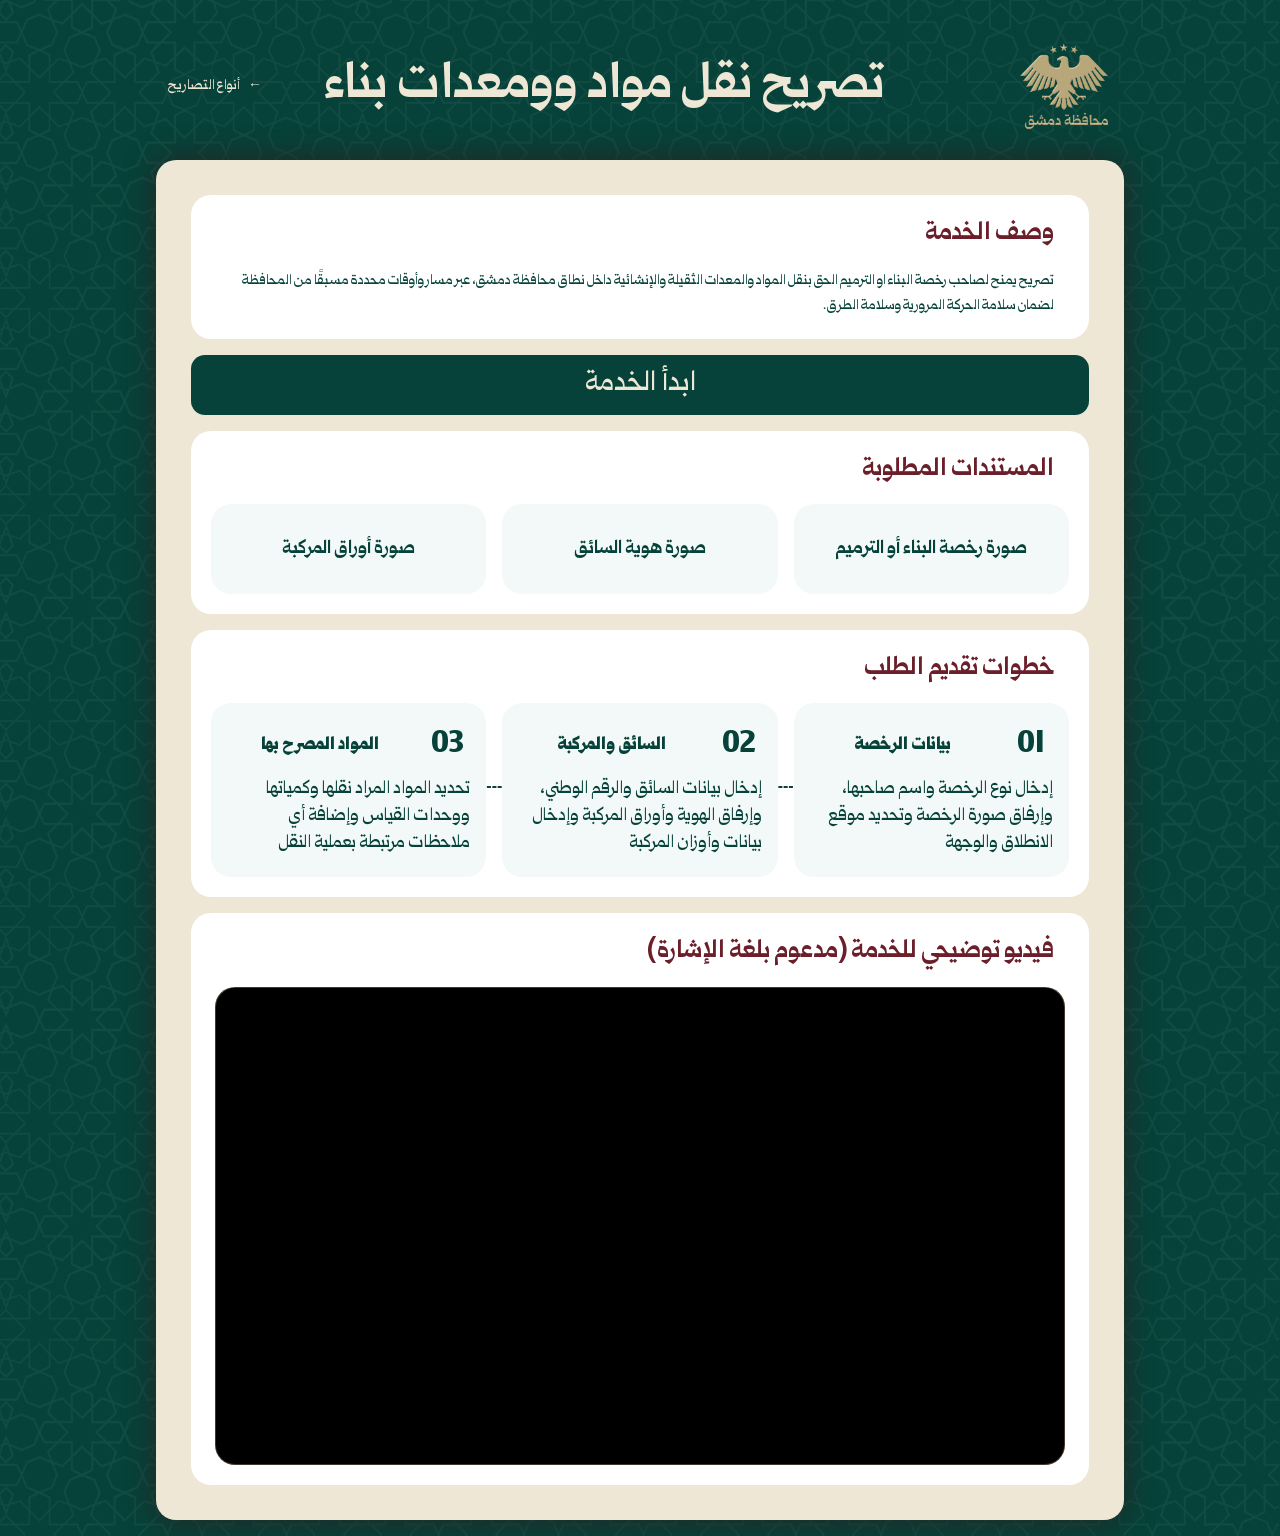
<file: pages/transport-details.html>
<!doctype html>
<html lang="ar" dir="rtl">
<head>
  <meta charset="UTF-8">
  <meta name="viewport" content="width=device-width, initial-scale=1.0">
  <meta name="theme-color" content="#064239">
  <meta name="description" content="تفاصيل خدمة تصريح موزع مواد البناء وخطوات تقديم الطلب.">

  <link rel="stylesheet" href="../css/variables.css">
  <link rel="stylesheet" href="../css/details.css">

  <title>تصريح نقل مواد ومعدات بناء</title>
</head>
<body class="service-page">
  <div class="container">
    <header class="page-header">
      <div class="page-header-brand">
        <img src="../assets/images/logo.png" alt="شعار محافظة دمشق">
      </div>
      <h1 class="page-header-title">تصريح نقل مواد وومعدات بناء</h1>
      <a class="page-header-back" href="../index.html">
        <span aria-hidden="true">←</span>
        أنواع التصاريح
      </a>
    </header>

    <main class="page-content">
      <div class="intro-grid">
        <section class="section section-description">
          <div class="section-header">
            <h2 class="section-title">وصف الخدمة</h2>
          </div>
          <div class="section-body">
            <p>تصريح يمنح لصاحب رخصة البناء او الترميم الحق بنقل المواد والمعدات الثقيلة والإنشائية داخل نطاق محافظة دمشق، عبر مسار وأوقات محددة مسبقًا من المحافظة لضمان سلامة الحركة المرورية وسلامة الطرق.</p>
          </div>
        </section>
        <a class="btn btn-primary" href="transport.html">ابدأ الخدمة</a>

      </div>

      <section class="section">
        <div class="section-header">
          <h2 class="section-title">المستندات المطلوبة</h2>
        </div>
        <div class="grid grid--docs">
          <article class="doc-card">
            <h3 class="doc-card-title">صورة رخصة البناء أو الترميم</h3>
          </article>
          <article class="doc-card">
            <h3 class="doc-card-title">صورة هوية السائق</h3>
          </article>
          <article class="doc-card">
            <h3 class="doc-card-title">صورة أوراق المركبة</h3>
          </article>
        </div>
      </section>

      <section class="section">
        <div class="section-header">
          <h2 class="section-title">خطوات تقديم الطلب</h2>
        </div>
        <div class="grid grid-steps">
          <article class="step-card">
            <div class="step-card-header">
              <div class="step-card-number">01</div>
              <h3 class="step-card-title">بيانات الرخصة</h3>
            </div>
            <p class="step-card-text">إدخال نوع الرخصة واسم صاحبها، وإرفاق صورة الرخصة وتحديد موقع الانطلاق والوجهة</p>
          </article>

          <article class="step-card">
            <div class="step-card-header">
              <div class="step-card-number">02</div>
              <h3 class="step-card-title">السائق والمركبة</h3>
            </div>
            <p class="step-card-text">إدخال بيانات السائق والرقم الوطني، وإرفاق الهوية وأوراق المركبة وإدخال بيانات وأوزان المركبة</p>
          </article>

          <article class="step-card">
            <div class="step-card-header">
              <div class="step-card-number">03</div>
              <h3 class="step-card-title">المواد المصرح بها</h3>
            </div>
            <p class="step-card-text">تحديد المواد المراد نقلها وكمياتها ووحدات القياس وإضافة أي ملاحظات مرتبطة بعملية النقل</p>
          </article>
        </div>
      </section>

      <section class="section">
        <div class="section-header">
          <h2 class="section-title">فيديو توضيحي للخدمة (مدعوم بلغة الإشارة)</h2>
        </div>
        <div class="video-wrapper">
          <iframe
            src="https://www.youtube.com/embed/dde6W-RpSVk?si=u7vw21ueUJ_WHiMC"
            title="YouTube video player"
            allow="accelerometer; autoplay; clipboard-write; encrypted-media; gyroscope; picture-in-picture; web-share"
            referrerpolicy="strict-origin-when-cross-origin"
            allowfullscreen
            loading="lazy">
          </iframe>
        </div>
      </section>
    </main>
  </div>
</body>
</html>
</file>
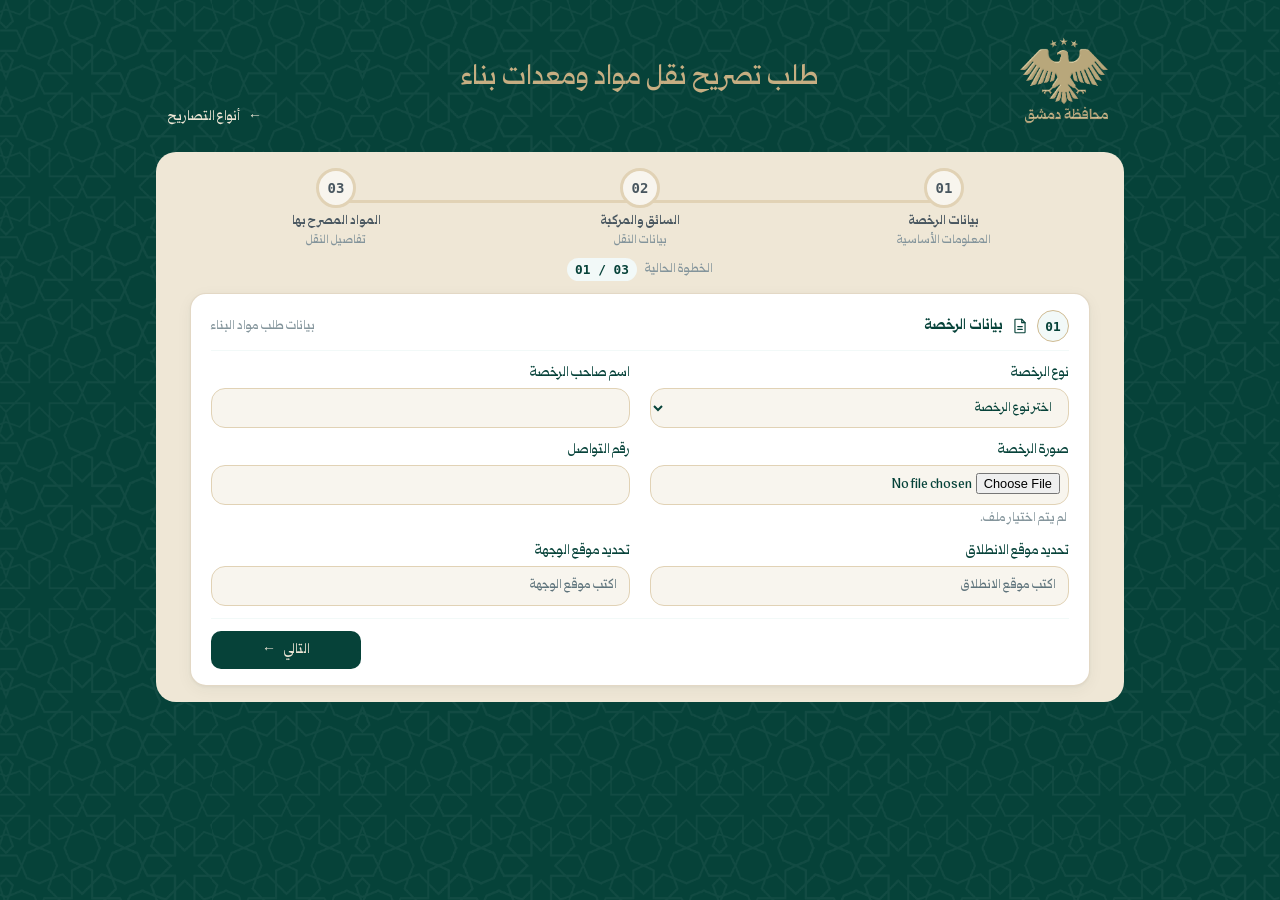
<file: pages/transport.html>
<!doctype html>
<html lang="ar" dir="rtl">

<head>
  <meta charset="UTF-8" />
  <meta name="viewport" content="width=device-width, initial-scale=1.0" />
  <meta name="theme-color" content="#064239" />
  <meta name="description" content="نموذج تقديم طلب تصريح نقل مواد ومعدات بناء." />

  <link rel="icon" type="image/png" href="../assets/images/damascus-eagle.png" />

  <link rel="stylesheet" href="../css/variables.css" />
  <link rel="stylesheet" href="../css/style.css" />

  <title>طلب تصريح نقل مواد ومعدات بناء | منصة تصريح</title>
</head>

<body class="shell">

  <div class="workspace">

    <header class="topbar">
      <div class="brand">
        <img src="../assets/images/logo.png" alt="شعار محافظة دمشق" />
      </div>
      <h1 class="page-title">طلب تصريح نقل مواد ومعدات بناء</h1>
      <a class="back-link" href="../index.html">
        <span aria-hidden="true">←</span> أنواع التصاريح
      </a>
    </header>

    <main class="page">

      <nav class="stepper" aria-label="مراحل تصريح نقل مواد البناء">
        <div class="stepper-line" aria-hidden="true"><span data-step-progress></span></div>

        <button type="button" class="stepper-item" data-step-target="1">
          <span class="stepper-number">01</span>
          <span class="stepper-copy"><strong>بيانات الرخصة</strong><small>المعلومات الأساسية</small></span>
        </button>

        <button type="button" class="stepper-item" data-step-target="2">
          <span class="stepper-number">02</span>
          <span class="stepper-copy"><strong>السائق والمركبة</strong><small>بيانات النقل</small></span>
        </button>

        <button type="button" class="stepper-item" data-step-target="3">
          <span class="stepper-number">03</span>
          <span class="stepper-copy"><strong>المواد المصرح بها</strong><small>تفاصيل النقل</small></span>
        </button>
      </nav>

      <p class="counter" aria-live="polite">
        <span>الخطوة الحالية</span>
        <strong><span data-current-step>01</span> / 03</strong>
      </p>

      <form class="form" data-permit-form="طلب تصريح نقل مواد ومعدات بناء" data-permit-home="../index.html" novalidate>

        <section class="step" data-step="1">
          <div class="card">

            <div class="card-head">
              <h2 class="card-title">
                <span class="card-index">01</span>
                <img src="../assets/images/file-text-pineal-700.svg" alt="" />
                بيانات الرخصة
              </h2>
              <span class="card-note">بيانات طلب مواد البناء</span>
            </div>

            <div class="grid">
              <div class="field">
                <label class="label" for="license_type">نوع الرخصة</label>
                <select id="license_type" name="license_type" class="input">
                  <option value="" selected disabled>اختر نوع الرخصة</option>
                  <option value="building">رخصة بناء</option>
                  <option value="renovation">رخصة ترميم</option>
                </select>
              </div>

              <div class="field">
                <label class="label" for="license_owner">اسم صاحب الرخصة</label>
                <input id="license_owner" name="license_owner" class="input" type="text" autocomplete="name" />
              </div>

              <div class="field">
                <label class="label" for="license_image">صورة الرخصة</label>
                <input id="license_image" name="license_image" class="input" type="file"
                       accept="image/*,.pdf" data-file-input aria-describedby="license_image_hint" />
                <span class="hint" id="license_image_hint">لم يتم اختيار ملف.</span>
              </div>

              <div class="field">
                <label class="label" for="contact_phone">رقم التواصل</label>
                <input id="contact_phone" name="contact_phone" class="input input-mono" type="tel"
                       inputmode="tel" autocomplete="tel" />
              </div>

              <div class="field">
                <label class="label" for="origin">تحديد موقع الانطلاق</label>
                <input id="origin" name="origin" class="input" type="text" placeholder="اكتب موقع الانطلاق" />
              </div>

              <div class="field">
                <label class="label" for="destination">تحديد موقع الوجهة</label>
                <input id="destination" name="destination" class="input" type="text" placeholder="اكتب موقع الوجهة" />
              </div>
            </div>

            <div class="actions">
              <button type="button" class="btn-primary" data-goto-step="2">
                التالي <span aria-hidden="true">←</span>
              </button>
            </div>

          </div>
        </section>

        <section class="step" data-step="2">
          <div class="card">

            <div class="card-head">
              <h2 class="card-title">
                <span class="card-index">02</span>
                <img src="../assets/images/truck-pineal-700.svg" alt="" />
                بيانات السائق والمركبة
              </h2>
              <span class="card-note">بيانات المسؤول عن النقل</span>
            </div>

            <div class="grid">
              <div class="field">
                <label class="label" for="driver_name">اسم السائق الثلاثي</label>
                <input id="driver_name" name="driver_name" class="input" type="text" autocomplete="name" />
              </div>

              <div class="field">
                <label class="label" for="national_id">الرقم الوطني</label>
                <input id="national_id" name="national_id" class="input input-mono" type="text" inputmode="numeric" />
              </div>

              <div class="field">
                <label class="label" for="identity">صورة الهوية</label>
                <input id="identity" name="identity" class="input" type="file" accept="image/*"
                       capture="environment" data-file-input aria-describedby="identity_hint" />
                <span class="hint" id="identity_hint">يمكنك التقاط صورة أو اختيارها من الاستديو.</span>
              </div>

              <div class="field">
                <label class="label" for="vehicle_number">رقم المركبة</label>
                <input id="vehicle_number" name="vehicle_number" class="input input-mono" type="text" />
              </div>

              <div class="field">
                <label class="label" for="vehicle_docs">صورة أوراق المركبة</label>
                <input id="vehicle_docs" name="vehicle_docs" class="input" type="file"
                       accept="image/*,.pdf" data-file-input aria-describedby="vehicle_docs_hint" />
                <span class="hint" id="vehicle_docs_hint">لم يتم اختيار ملف.</span>
              </div>

              <div class="field">
                <label class="label" for="empty_weight">وزن المركبة بدون حمولة</label>
                <input id="empty_weight" name="empty_weight" class="input input-mono" type="number"
                       min="0" step="0.01" placeholder="كغ" />
              </div>

              <div class="field">
                <label class="label" for="loaded_weight">وزن المركبة مع الحمولة</label>
                <input id="loaded_weight" name="loaded_weight" class="input input-mono" type="number"
                       min="0" step="0.01" placeholder="كغ" />
              </div>

              <div class="field">
                <label class="label" for="loaded_height">ارتفاع المركبة مع الحمولة</label>
                <input id="loaded_height" name="loaded_height" class="input input-mono" type="number"
                       min="0" step="0.01" placeholder="متر" />
              </div>
            </div>

            <div class="actions">
              <button type="button" class="btn-ghost" data-goto-step="1">
                <span aria-hidden="true">→</span> السابق
              </button>
              <button type="button" class="btn-primary" data-goto-step="3">
                التالي <span aria-hidden="true">←</span>
              </button>
            </div>

          </div>
        </section>

        <section class="step" data-step="3">
          <div class="card">

            <div class="card-head">
              <h2 class="card-title">
                <span class="card-index">03</span>
                <img src="../assets/images/file-text-pineal-700.svg" alt="" />
                المواد المصرح بنقلها
              </h2>
              <span class="card-note">أضف كل مادة في صف مستقل</span>
            </div>

            <div data-repeater="materials" data-repeater-max="20">
              <div class="table-wrap">
                <table class="table materials-table">
                  <thead>
                    <tr>
                      <th>المادة</th>
                      <th>الكمية (الوحدة)</th>
                      <th>العدد</th>
                      <th>ملاحظات</th>
                      <th aria-label="حذف"></th>
                    </tr>
                  </thead>
                  <tbody data-repeater-rows>
                    <tr data-repeater-row>
                      <td>
                        <select class="input" name="materials[0][material]" aria-label="المادة">
                          <option value="" selected disabled>اختر المادة</option>
                          <option value="iron">حديد</option>
                          <option value="cement">اسمنت</option>
                          <option value="block">بلوك</option>
                          <option value="wood">خشب</option>
                          <option value="concrete">باطون</option>
                          <option value="sand_gravel">بحص ورمل</option>
                        </select>
                      </td>
                      <td>
                        <select class="input" name="materials[0][unit]" aria-label="وحدة القياس">
                          <option value="" selected disabled>اختر الوحدة</option>
                          <option value="ton">طن</option>
                          <option value="cubic_meter">متر مكعب</option>
                          <option value="kilogram">كغ</option>
                          <option value="board">لوح</option>
                          <option value="other">غير ذلك</option>
                        </select>
                      </td>
                      <td>
                        <input class="input input-mono" type="number" min="0" step="0.01"
                               name="materials[0][count]" aria-label="العدد" />
                      </td>
                      <td>
                        <input class="input" type="text" name="materials[0][notes]" aria-label="ملاحظات" />
                      </td>
                      <td>
                        <button class="remove-btn" type="button" data-repeater-remove
                                aria-label="حذف صف المادة">×</button>
                      </td>
                    </tr>
                  </tbody>
                </table>

                <p class="empty-msg" data-repeater-empty hidden>لا توجد مواد مضافة حالياً.</p>
              </div>

              <template data-repeater-template>
                <tr data-repeater-row>
                  <td>
                    <select class="input" name="materials[0][material]" aria-label="المادة">
                      <option value="" selected disabled>اختر المادة</option>
                      <option value="iron">حديد</option>
                      <option value="cement">اسمنت</option>
                      <option value="block">بلوك</option>
                      <option value="wood">خشب</option>
                      <option value="concrete">باطون</option>
                      <option value="sand_gravel">بحص ورمل</option>
                    </select>
                  </td>
                  <td>
                    <select class="input" name="materials[0][unit]" aria-label="وحدة القياس">
                      <option value="" selected disabled>اختر الوحدة</option>
                      <option value="ton">طن</option>
                      <option value="cubic_meter">متر مكعب</option>
                      <option value="kilogram">كغ</option>
                      <option value="board">لوح</option>
                      <option value="other">غير ذلك</option>
                    </select>
                  </td>
                  <td>
                    <input class="input input-mono" type="number" min="0" step="0.01"
                           name="materials[0][count]" aria-label="العدد" />
                  </td>
                  <td>
                    <input class="input" type="text" name="materials[0][notes]" aria-label="ملاحظات" />
                  </td>
                  <td>
                    <button class="remove-btn" type="button" data-repeater-remove
                            aria-label="حذف صف المادة">×</button>
                  </td>
                </tr>
              </template>

              <button type="button" class="btn-add" data-repeater-add>
                <span aria-hidden="true">+</span> إضافة مادة
              </button>
            </div>

            <section class="machinery-section" data-repeater="machinery" data-repeater-max="20">
              <div class="machinery-head">
                <div>
                  <h3>الآليات المستخدمة</h3>
                  <p>أضف كل آلية في صف مستقل مع أبعادها ووزنها.</p>
                </div>
              </div>

              <div class="table-wrap">
                <table class="table machinery-table">
                  <thead>
                    <tr>
                      <th>نوع الآلية</th>
                      <th>العدد</th>
                      <th>ارتفاع الآلية</th>
                      <th>وزن الآلية</th>
                      <th>ملاحظات</th>
                      <th aria-label="حذف"></th>
                    </tr>
                  </thead>
                  <tbody data-repeater-rows>
                    <tr data-repeater-row>
                      <td>
                        <select class="input" name="machinery[0][type]" aria-label="نوع الآلية">
                          <option value="" selected disabled>اختر نوع الآلية</option>
                          <option value="mixer">جبالة</option>
                          <option value="digger">باغير</option>
                        </select>
                      </td>
                      <td>
                        <input class="input input-mono" type="number" min="1" step="1"
                               name="machinery[0][count]" aria-label="العدد" />
                      </td>
                      <td>
                        <input class="input input-mono" type="number" min="0" step="0.01"
                               name="machinery[0][height]" placeholder="متر" aria-label="ارتفاع الآلية" />
                      </td>
                      <td>
                        <input class="input input-mono" type="number" min="0" step="0.01"
                               name="machinery[0][weight]" placeholder="كغ" aria-label="وزن الآلية" />
                      </td>
                      <td>
                        <input class="input" type="text" name="machinery[0][notes]" aria-label="ملاحظات" />
                      </td>
                      <td>
                        <button class="remove-btn" type="button" data-repeater-remove
                                aria-label="حذف صف الآلية">×</button>
                      </td>
                    </tr>
                  </tbody>
                </table>

                <p class="empty-msg" data-repeater-empty hidden>لا توجد آليات مضافة حالياً.</p>
              </div>

              <template data-repeater-template>
                <tr data-repeater-row>
                  <td>
                    <select class="input" name="machinery[0][type]" aria-label="نوع الآلية">
                      <option value="" selected disabled>اختر نوع الآلية</option>
                      <option value="mixer">جبالة</option>
                      <option value="digger">باغير</option>
                    </select>
                  </td>
                  <td>
                    <input class="input input-mono" type="number" min="1" step="1"
                           name="machinery[0][count]" aria-label="العدد" />
                  </td>
                  <td>
                    <input class="input input-mono" type="number" min="0" step="0.01"
                           name="machinery[0][height]" placeholder="متر" aria-label="ارتفاع الآلية" />
                  </td>
                  <td>
                    <input class="input input-mono" type="number" min="0" step="0.01"
                           name="machinery[0][weight]" placeholder="كغ" aria-label="وزن الآلية" />
                  </td>
                  <td>
                    <input class="input" type="text" name="machinery[0][notes]" aria-label="ملاحظات" />
                  </td>
                  <td>
                    <button class="remove-btn" type="button" data-repeater-remove
                            aria-label="حذف صف الآلية">×</button>
                  </td>
                </tr>
              </template>

              <button type="button" class="btn-add" data-repeater-add>
                <span aria-hidden="true">+</span> إضافة آلية
              </button>
            </section>

            <div class="actions">
              <button type="button" class="btn-ghost" data-goto-step="2">
                <span aria-hidden="true">→</span> السابق
              </button>
              <button type="submit" class="btn-primary">
                إرسال الطلب <span aria-hidden="true">✓</span>
              </button>
            </div>

          </div>
        </section>

      </form>

    </main>

  </div>

  <script src="../js/transport.js"></script>
</body>

</html>
</file>
<file: css/variables.css>
@font-face {
  font-family: "ITF Qomra Arabic";
  src: url("../assets/fonts/itfQomraArabic-Light.woff2") format("woff2");
  font-weight: 300;
  font-style: normal;
  font-display: swap;
}

@font-face {
  font-family: "ITF Qomra Arabic";
  src: url("../assets/fonts/itfQomraArabic-Medium.woff2") format("woff2");
  font-weight: 500;
  font-style: normal;
  font-display: swap;
}

@font-face {
  font-family: "ITF Qomra Arabic";
  src: url("../assets/fonts/itfQomraArabic-Bold.woff2") format("woff2");
  font-weight: 700;
  font-style: normal;
  font-display: swap;
}

@font-face {
  font-family: "ITF Qomra Arabic";
  src: url("../assets/fonts/itfQomraArabic-Black.woff2") format("woff2");
  font-weight: 900;
  font-style: normal;
  font-display: swap;
}

:root {
  --font-display: "ITF Qomra Arabic", sans-serif;
  --font-title: "ITF Qomra Arabic", sans-serif;
  --font-body: "ITF Qomra Arabic", sans-serif;
  --font-mono: ui-monospace, "SF Mono", "Cascadia Mono", Menlo, Consolas, monospace;
  --font-icon: Arial, sans-serif;

  --text-2xs: 0.75rem;
  --text-xs: 0.8rem;
  --text-sm: 0.875rem;
  --text-md: 0.94rem;
  --text-base: 1rem;
  --text-lg: 1.1rem;
  --text-xl: 1.25rem;
  --text-2xl: 1.5rem;

  --leading-none: 1;
  --leading-tight: 1.15;
  --leading-normal: 1.5;
  --leading-loose: 1.8;

  --color-white: #fff;
  --color-pineal-50: #f2f9f8;
  --color-pineal-100: #d9eee9;
  --color-pineal-500: #237366;
  --color-pineal-700: #064239;
  --color-pineal-900: #032c25;

  --color-umber-50: #ead6da;
  --color-umber-700: #4a151e;

  --color-golden-wheat-50: #f8f5ee;
  --color-golden-wheat-100: #efe7d6;
  --color-golden-wheat-200: #e1d2b5;
  --color-golden-wheat-300: #d0bb92;
  --color-golden-wheat-400: #c6ae82;
  --color-golden-wheat-500: #bca375;

  --color-charcoal-300: #83949b;
  --color-charcoal-500: #5f747c;
  --color-charcoal-700: #495760;

  --color-bg: var(--color-golden-wheat-100);
  --color-surface: var(--color-white);
  --color-surface-sunken: var(--color-golden-wheat-50);
  --color-surface-veil: rgba(255, 255, 255, 0.55);

  --color-brand: var(--color-pineal-700);
  --color-brand-hover: var(--color-pineal-900);
  --color-brand-soft: var(--color-pineal-50);
  --color-brand-soft-hover: var(--color-pineal-100);
  --color-on-brand: var(--color-golden-wheat-100);

  --color-text: var(--color-pineal-700);
  --color-text-muted: var(--color-charcoal-700);
  --color-text-faint: var(--color-charcoal-300);
  --color-danger-strong: var(--color-umber-700);

  --color-status-active-text: var(--color-pineal-500);
  --color-status-active-bg: #d9f2ed;
  --color-status-expired-text: var(--color-charcoal-500);
  --color-status-expired-bg: var(--color-golden-wheat-100);
  --color-status-progress-text: #8a6d1b;
  --color-status-progress-bg: #fdf4e0;
  --color-status-rejected-text: var(--color-umber-700);
  --color-status-rejected-bg: var(--color-umber-50);

  --color-map-origin: #1a7a5a;
  --color-map-dest: #c0392b;
  --color-map-current: #2980b9;

  --border-hairline: 1px solid rgba(188, 163, 117, 0.42);
  --border-soft: 1px solid rgba(188, 163, 117, 0.35);
  --border-divider: 1px solid var(--color-pineal-50);
  --border-width: 2px;

  --space-1: 4px;
  --space-2: 8px;
  --space-3: 12px;
  --space-4: 16px;
  --space-5: 20px;
  --space-6: 24px;
  --space-7: 28px;
  --space-8: 32px;
  --space-9: 36px;
  --space-10: 40px;
  --space-12: 48px;

  --radius-sm: 10px;
  --radius-md: 12px;
  --radius-lg: 14px;
  --radius-xl: 16px;
  --radius-2xl: 20px;
  --radius-pill: 100px;

  --shadow-sm: 0 1px 3px rgba(6, 66, 57, 0.05), 0 4px 16px rgba(6, 66, 57, 0.05);
  --shadow-md: 0 6px 22px rgba(6, 66, 57, 0.08), 0 2px 6px rgba(6, 66, 57, 0.04);
  --shadow-modal: 0 30px 80px rgba(0, 0, 0, 0.3);

  --transition-fast: 150ms cubic-bezier(0.23, 1, 0.32, 1);
  --transition-base: 200ms cubic-bezier(0.23, 1, 0.32, 1);
  --transition-slow: 300ms cubic-bezier(0.2, 0, 0, 1);
}
</file>
<file: css/index.css>
*,
*::before,
*::after {
  box-sizing: border-box;
}

html {
  min-height: 100%;
  overflow-x: hidden;
  background: var(--color-brand);
}

body {
  min-width: 320px;
  min-height: 100%;
  margin: 0;
  overflow-x: hidden;
  color: var(--color-text);
  background: var(--color-bg);
  font-family: var(--font-body);
  line-height: var(--leading-normal);
  -webkit-font-smoothing: antialiased;
  text-rendering: optimizeLegibility;
}

img {
  max-width: 100%;
}

button {
  font: inherit;
}

a {
  color: inherit;
  text-decoration: none;
}

button,
a {
  -webkit-tap-highlight-color: transparent;
}

button:not(:disabled),
a {
  cursor: pointer;
}

button:focus-visible,
a:focus-visible {
  outline: 3px solid var(--color-golden-wheat-300);
  outline-offset: 3px;
}

[hidden] {
  display: none !important;
}

.home-shell {
  display: flex;
  flex-direction: column;
  align-items: center;
  justify-content: center;
  height: 100dvh;
  padding: var(--space-4) var(--space-6);
  overflow-x: hidden;
  overflow-y: auto;
  background-color: var(--color-brand);
  background-image: url("../assets/images/pattern.png");
  background-repeat: no-repeat;
  background-position: center;
  background-size: cover;
}

.home-container {
  display: flex;
  flex-direction: column;
  align-items: center;
  gap: var(--space-4);
  width: min(1040px, 100%);
  margin: auto 0;
}

.home-heading {
  max-width: 600px;
  margin: 0 auto;
  text-align: center;
}

.home-logo {
  display: block;
  width: 200px;
  height: 200px;
  margin: 0 auto;
  object-fit: contain;
}

.home-heading h1 {
  color: var(--color-golden-wheat-400);
  font-family: var(--font-display);
  font-size: clamp(1.7rem, 3.5vw, 2.3rem);
  font-weight: 500;
  line-height: var(--leading-none);
}

.home-main {
  width: 100%;
}

.home-choice-grid {
  display: grid;
  grid-template-columns: repeat(4, minmax(0, 1fr));
  gap: var(--space-6);
}

.home-choice-card {
  display: flex;
  flex-direction: column;
  gap: var(--space-3);
  min-width: 0;
}

.home-choice {
  position: relative;
  display: flex;
  flex: 1;
  flex-direction: column;
  min-height: 250px;
  padding: var(--space-5);
  color: var(--color-brand);
  background: var(--color-golden-wheat-100);
  border: 1px solid rgba(185, 167, 121, 0.45);
  border-radius: var(--radius-lg);
  box-shadow: var(--shadow-sm);
  cursor: pointer;
  transition: transform var(--transition-slow), box-shadow var(--transition-slow),
    border-color var(--transition-slow), background-color var(--transition-slow),
    color var(--transition-slow);
}

.home-choice:hover {
  color: var(--color-on-brand);
  background-color: var(--color-brand);
  border-color: var(--color-on-brand);
  box-shadow: 0 16px 32px rgba(0, 0, 0, 0.32);
  transform: scale(1.05) translateY(-6px);
}

.home-choice:active {
  transform: scale(0.97);
}

.home-choice-arrow {
  position: absolute;
  top: var(--space-5);
  left: var(--space-5);
  display: grid;
  width: 38px;
  height: 38px;
  place-items: center;
  color: var(--color-brand);
  background: rgba(6, 66, 57, 0.12);
  border: 1px solid transparent;
  border-radius: var(--radius-sm);
  font-family: var(--font-icon);
  font-weight: bold;
  pointer-events: none;
  transition: transform var(--transition-slow), background var(--transition-slow),
    color var(--transition-slow), border-color var(--transition-slow);
}

.home-choice:hover .home-choice-arrow {
  color: var(--color-on-brand);
  background: rgba(239, 231, 214, 0.15);
  border-color: var(--color-on-brand);
  transform: translateX(-4px);
}

.home-choice-link {
  display: flex;
  flex-direction: column;
  gap: var(--space-2);
  width: 100%;
  margin-top: auto;
  color: inherit;
}

.home-choice-link::after {
  content: "";
  position: absolute;
  inset: 0;
  border-radius: inherit;
}

.home-choice:has(.home-choice-link:focus-visible) {
  outline: 3px solid var(--color-golden-wheat-300);
  outline-offset: 4px;
}

.home-choice-title {
  display: flex;
  align-items: flex-end;
  min-height: calc(var(--leading-tight) * 2em);
  color: var(--color-brand);
  font-family: var(--font-display);
  font-size: var(--text-2xl);
  font-weight: 900;
  line-height: var(--leading-tight);
  transition: color var(--transition-slow);
}

.home-choice-description {
  display: block;
  color: rgba(6, 66, 57, 0.85);
  font-size: var(--text-sm);
  line-height: var(--leading-loose);
  transition: color var(--transition-slow);
}

.home-choice:hover .home-choice-title,
.home-choice:hover .home-choice-description {
  color: var(--color-on-brand);
}

.home-dashboard-access {
  display: flex;
  justify-content: center;
  width: 100%;
  margin-top: var(--space-6);
}

.home-dashboard-btn {
  display: inline-flex;
  align-items: center;
  justify-content: center;
  padding: 10px 20px;
  color: var(--color-brand);
  background: var(--color-golden-wheat-100);
  border: 1px solid rgba(185, 167, 121, 0.45);
  border-radius: var(--radius-pill);
  font-family: var(--font-title);
  font-size: var(--text-md);
  font-weight: 700;
  backdrop-filter: blur(4px);
  -webkit-backdrop-filter: blur(4px);
  transition: color var(--transition-fast), background var(--transition-fast),
    border-color var(--transition-fast), transform var(--transition-fast),
    box-shadow var(--transition-fast);
}

.home-dashboard-btn:hover {
  color: var(--color-on-brand);
  background: var(--color-brand);
  border-color: var(--color-on-brand);
  transform: translateY(-2px);
  box-shadow: 0 8px 20px rgba(0, 0, 0, 0.2);
}

.home-dashboard-btn:active {
  transform: translateY(0);
  box-shadow: 0 4px 10px rgba(0, 0, 0, 0.15);
}

.home-modal-open {
  overflow: hidden;
}

.home-success-modal {
  position: fixed;
  z-index: 1000;
  inset: 0;
  display: grid;
  place-items: center;
  padding: var(--space-5);
  background: rgba(3, 36, 31, 0.62);
  backdrop-filter: blur(6px);
}

.home-success-card {
  width: min(460px, 100%);
  padding: clamp(var(--space-6), 6vw, var(--space-9));
  color: var(--color-text);
  background: var(--color-surface);
  border: 1px solid rgba(188, 163, 117, 0.7);
  border-radius: var(--radius-xl);
  box-shadow: var(--shadow-modal);
  text-align: center;
  animation: home-modal-enter 0.25s var(--transition-base) both;
}

.home-success-mark {
  display: grid;
  width: 68px;
  height: 68px;
  place-items: center;
  margin: 0 auto var(--space-4);
  color: var(--color-on-brand);
  background: var(--color-brand);
  border: 6px solid var(--color-brand-soft);
  border-radius: 50%;
  font-family: var(--font-icon);
  font-size: 2rem;
  font-weight: bold;
}

.home-success-eyebrow {
  display: block;
  color: var(--color-golden-wheat-500);
  font-family: var(--font-title);
  font-size: var(--text-2xs);
  letter-spacing: 0.08em;
}

.home-success-card h2 {
  margin: var(--space-2) 0;
  color: var(--color-brand);
  font-family: var(--font-display);
  font-size: var(--text-2xl);
}

.home-success-card p {
  margin: 0;
  color: var(--color-text-muted);
  font-size: var(--text-sm);
}

.home-success-number {
  display: grid;
  gap: var(--space-1);
  padding: var(--space-4);
  margin: var(--space-6) 0;
  background: var(--color-golden-wheat-50);
  border: 1px dashed var(--color-golden-wheat-400);
  border-radius: var(--radius-lg);
}

.home-success-number span {
  color: var(--color-text-faint);
  font-size: var(--text-xs);
}

.home-success-number strong {
  direction: ltr;
  color: var(--color-brand);
  font-family: var(--font-mono);
  font-size: var(--text-xl);
}

.home-success-close {
  display: inline-flex;
  align-items: center;
  justify-content: center;
  gap: var(--space-2);
  padding: 10px var(--space-6);
  color: var(--color-on-brand);
  background: var(--color-brand);
  border: var(--border-width) solid transparent;
  border-radius: var(--radius-sm);
  font-family: var(--font-title);
  font-size: var(--text-sm);
  line-height: var(--leading-none);
  transition: background var(--transition-fast), transform var(--transition-fast);
}

.home-success-close:hover {
  background: var(--color-brand-hover);
}

.home-success-close:active {
  transform: scale(0.97);
}

@keyframes home-modal-enter {
  from {
    opacity: 0;
    transform: translateY(12px) scale(0.98);
  }
  to {
    opacity: 1;
    transform: translateY(0) scale(1);
  }
}

@media (max-width: 900px) {
  .home-shell {
    height: auto;
    min-height: 100dvh;
    padding-block: var(--space-5) var(--space-8);
  }

  .home-choice-grid {
    grid-template-columns: repeat(2, minmax(0, 1fr));
    gap: var(--space-4);
  }

  .home-logo {
    width: 150px;
    height: 150px;
  }
}

@media (max-width: 700px) {
  .home-success-card {
    padding: var(--space-6) var(--space-5);
  }
}

@media (max-width: 640px) {
  .home-shell {
    padding: var(--space-5) var(--space-3) var(--space-8);
  }

  .home-choice-grid {
    grid-template-columns: 1fr;
  }

  .home-choice {
    min-height: 230px;
    padding: var(--space-4);
  }

  .home-choice-arrow {
    top: var(--space-4);
    left: var(--space-4);
  }

  .home-dashboard-access {
    margin-top: var(--space-4);
  }

  .home-dashboard-btn {
    width: 100%;
    justify-content: center;
    padding: 10px var(--space-4);
    font-size: var(--text-xs);
  }
}

@media (prefers-reduced-motion: reduce) {
  *,
  *::before,
  *::after {
    scroll-behavior: auto !important;
    transition-duration: 0.01ms !important;
    animation-duration: 0.01ms !important;
    animation-iteration-count: 1 !important;
  }
}
</file>
<file: css/details.css>
*,
*::before,
*::after {
  box-sizing: border-box;
}

html {
  min-height: 100%;
  overflow-x: hidden;
  background: var(--color-brand);
}

body {
  min-width: 320px;
  min-height: 100%;
  margin: 0;
  overflow-x: hidden;
  color: var(--color-text);
  background: var(--color-bg);
  font-family: var(--font-body);
  line-height: var(--leading-normal);
  -webkit-font-smoothing: antialiased;
  text-rendering: optimizeLegibility;
}

img,
video {
  max-width: 100%;
  height: auto;
}

a {
  color: inherit;
  text-decoration: none;
  cursor: pointer;
  -webkit-tap-highlight-color: transparent;
}

a:focus-visible {
  outline: 3px solid var(--color-golden-wheat-300);
  outline-offset: 3px;
}

[hidden] {
  display: none !important;
}



.service-page {
  min-height: 100dvh;
  padding: clamp(var(--space-2), 3vw, var(--space-4)) clamp(var(--space-2), 5vw, var(--space-6)) clamp(var(--space-3), 4vw, var(--space-4));
  background-color: var(--color-brand);
  background-image: url("../assets/images/pattern.png");
  background-position: center;
  background-size: cover;
}

.container {
  width: min(1000px, 100%);
  margin-inline: auto;
}



.page-header {
  position: relative;
  display: flex;
  flex-wrap: wrap;
  align-items: center;
  justify-content: space-between;
  gap: var(--space-2) var(--space-4);
  min-height: clamp(90px, 18vw, 140px);
  padding: var(--space-2) clamp(var(--space-2), 3vw, var(--space-4));
}

.page-header-brand {
  display: inline-flex;
  align-items: center;
  gap: clamp(var(--space-2), 2vw, var(--space-4));
  flex: 1 1 auto;
  min-width: 0;
}

.page-header-brand img {
  flex: 0 0 auto;
  width: clamp(56px, 12vw, 120px);
  height: clamp(56px, 12vw, 120px);
  object-fit: contain;
}

.page-header-title {
  flex: 1 1 auto;
  min-width: 0;
  margin: 0;
  color: var(--color-golden-wheat-100);
  font-family: var(--font-display);
  font-size: clamp(1.1rem, 4.5vw, 3.125rem);
  font-weight: 700;
  text-align: center;
  white-space: nowrap;
  overflow: hidden;
  text-overflow: ellipsis;
}

.page-header-back {
  display: inline-flex;
  align-items: center;
  gap: var(--space-2);
  flex: 0 0 auto;
  margin-inline-start: auto;
  padding: var(--space-1) clamp(var(--space-2), 2vw, var(--space-3));
  color: var(--color-on-brand);
  border-radius: var(--radius-sm);
  font-family: var(--font-title);
  font-size: clamp(0.8rem, 1.6vw, var(--text-sm));
  white-space: nowrap;
  transition: background var(--transition-fast), transform var(--transition-fast);
}

.page-header-back:hover {
  background: rgba(255, 255, 255, 0.12);
}

.page-header-back:active {
  transform: scale(0.97);
}



.page-content {
  margin: var(--space-1) clamp(0px, 2vw, var(--space-4)) 0;
  padding: clamp(var(--space-3), 4vw, 35px);
  background: var(--color-golden-wheat-100);
  border-radius: var(--radius-2xl);
  box-shadow: 0 0 30px #272424;
}

.intro-grid {
  display: grid;
  grid-template-columns: 1fr;
  gap: var(--space-4);
  align-items: stretch;
}

.intro-grid .section-description {
  margin-top: 0;
}

.section {
  margin-top: var(--space-4);
  padding: clamp(var(--space-3), 3vw, var(--space-5));
  background: var(--color-surface);
  border-radius: var(--radius-2xl);
}

.section-header {
  display: flex;
  flex-wrap: wrap;
  align-items: center;
  gap: var(--space-3);
  margin-bottom: var(--space-4);
  padding-inline-start: clamp(8px, 2vw, 15px);
}

.section-title {
  margin: 0;
  color: #6b1f2a;
  font-family: var(--font-display);
  font-size: clamp(1.125rem, 3vw, 1.5625rem);
}

.section-body {
  padding-inline-start: clamp(8px, 2vw, 15px);
}

.section-body p {
  margin: 0;
  color: var(--color-brand);
  font-size: var(--text-sm);
  line-height: var(--leading-loose);
}

.section-body p + p {
  margin-top: var(--space-3);
}



.btn {
  display: inline-flex;
  align-items: center;
  justify-content: center;
  gap: var(--space-2);
  padding: clamp(12px, 2.5vw, 16px) clamp(20px, 5vw, 32px);
  border: none;
  border-radius: var(--radius-lg);
  font-family: var(--font-title);
  font-size: clamp(1.1rem, 3vw, 1.75rem);
  line-height: 1;
  text-align: center;
  white-space: nowrap;
  cursor: pointer;
  transition: background var(--transition-fast), color var(--transition-fast), transform var(--transition-fast);
}

.btn-primary {
  color: var(--color-on-brand);
  background: var(--color-brand);
}

.btn-primary:hover {
  background: var(--color-brand-hover);
}



.grid {
  display: grid;
  gap: clamp(var(--space-2), 2.5vw, var(--space-4));
}

.grid--docs {
  grid-template-columns: repeat(3, 1fr);
}

.grid--docs2 {
  grid-template-columns: repeat(2, 1fr);
}

.grid-steps {
  grid-template-columns: repeat(3, 1fr);
}

.doc-card {
  display: flex;
  align-items: center;
  justify-content: center;
  min-height: 70px;
  padding: var(--space-3) var(--space-4);
  background: var(--color-pineal-50);
  border-radius: var(--radius-2xl);
  text-align: center;
}

.doc-card__title {
  margin: 0;
  color: var(--color-brand);
  font-family: var(--font-display);
  font-size: clamp(0.95rem, 2.2vw, var(--text-lg));
  font-weight: 900;
  line-height: var(--leading-tight);
  overflow-wrap: break-word;
}



.step-card {
  position: relative;
  display: flex;
  flex-direction: column;
  min-height: 50px;
  padding: clamp(var(--space-3), 3vw, var(--space-5)) clamp(var(--space-3), 3vw, var(--space-4));
  background: var(--color-pineal-50);
  border-radius: var(--radius-2xl);
  transition: background var(--transition-fast), transform var(--transition-fast);
}

.step-card-header {
  display: flex;
  align-items: center;
  gap: var(--space-3);
  margin-bottom: 7px;
}

.step-card-number {
  display: grid;
  place-items: center;
  flex: 0 0 clamp(36px, 8vw, 46px);
  width: clamp(36px, 8vw, 46px);
  height: clamp(36px, 8vw, 46px);
  direction: ltr;
  color: var(--color-brand);
  border-radius: var(--radius-2xl);
  font-family: var(--font-display);
  font-size: clamp(1.35rem, 3.5vw, 1.85rem);
  font-weight: 900;
}

.step-card-title {
  flex: 1 1 auto;
  min-width: 0;
  margin: 0;
  color: var(--color-brand);
  font-family: var(--font-display);
  font-size: clamp(1rem, 2.4vw, var(--text-lg));
  font-weight: 900;
  text-align: center;
  overflow-wrap: break-word;
}

.step-card-text {
  margin: 0;
  color: var(--color-brand);
  font-size: clamp(0.95rem, 2vw, 1.125rem);
  line-height: 1.5;
}

.step-card:not(:last-child)::after {
  content: "---";
  position: absolute;
  top: 40%;
  left: -21px;
  z-index: 2;
  display: grid;
  place-items: center;
  width: 26px;
  height: 26px;
  color: var(--color-brand);
  border-radius: var(--radius-2xl);
  font-family: var(--font-icon);
  font-size: 1rem;
  font-weight: bolder;
}



.video-wrapper {
  position: relative;
  width: 100%;
  max-width: 850px;
  margin-inline: auto;
  overflow: hidden;
  background: #000;
  border: var(--border-soft);
  border-radius: var(--radius-2xl);
  aspect-ratio: 16 / 9;
}

.video-wrapper iframe {
  position: absolute;
  inset: 0;
  width: 100%;
  height: 100%;
  border: 0;
}




@media (min-width: 1440px) {
  .container {
    width: min(1140px, 100%);
  }

  .page-content {
    padding: 40px;
  }
}


@media (max-width: 1024px) {
  .grid--docs,
  .grid-steps {
    grid-template-columns: repeat(2, 1fr);
  }
}


@media (max-width: 850px) {
  .grid--docs,
  .grid-steps {
    grid-template-columns: 1fr;
  }

  .grid--docs2 {
    grid-template-columns: repeat(2, 1fr);
  }

  .step-card:not(:last-child)::after {
    content: "";
    top: 100%;
    left: 50%;
    transform: translateX(-50%);
    width: 2px;
    height: var(--space-4);
    background-image: repeating-linear-gradient(
      to bottom,
      var(--color-brand) 0 3px,
      transparent 3px 6px
    );
    border-radius: 0;
    pointer-events: none;
  }
}

@media (max-width: 700px) {
  .page-header {
    min-height: min(140px, 34vw);
    padding: var(--space-3) var(--space-4);
  }

  .intro-grid {
    grid-template-columns: 1fr;
  }

  .btn {
    width: 100%;
  }
}

@media (max-width: 640px) {
  .service-page {
    padding: var(--space-2) var(--space-2) var(--space-5);
  }

  .page-header {
    align-items: center;
    flex-wrap: wrap;
    gap: var(--space-2);
  }

  .page-header-title {
    order: 3;
    flex-basis: 100%;
    text-align: center;
    white-space: normal;
    font-size: clamp(1rem, 5vw, 1.4rem);
  }

  .page-header-back {
    margin-bottom: 0;
  }

  .page-content {
    margin-inline: 0;
    padding: var(--space-4) var(--space-3);
  }

  .grid--docs2 {
    grid-template-columns: 1fr;
  }
}

@media (max-width: 560px) {
  .section {
    padding: var(--space-4);
  }

  .video-wrapper {
    border-radius: var(--radius-lg);
  }
}


@media (max-width: 400px) {
  .page-header-brand img {
    width: 48px;
    height: 48px;
  }

  .step-card-header {
    flex-wrap: wrap;
  }

  .btn {
    padding-inline: var(--space-3);
  }
}


@media (max-height: 480px) and (orientation: landscape) {
  .page-header {
    min-height: auto;
    padding-block: var(--space-2);
  }

  .page-content {
    padding-block: var(--space-3);
  }

  .section {
    margin-top: var(--space-3);
  }
}
</file>
<file: css/style.css>
*,
*::before,
*::after {
  box-sizing: border-box;
}

html {
  min-height: 100%;
  overflow-x: hidden;
  -webkit-text-size-adjust: 100%;
  text-size-adjust: 100%;
  scroll-behavior: smooth;
}

body {
  min-width: 320px;
  min-height: 100%;
  margin: 0;
  overflow-x: hidden;
  color: var(--color-text);
  background: var(--color-bg);
  font-family: var(--font-body);
  line-height: var(--leading-normal);
  -webkit-font-smoothing: antialiased;
  text-rendering: optimizeLegibility;
  overflow-wrap: break-word;
  word-break: break-word;
}

img {
  max-width: 100%;
}

button,
input,
select,
textarea {
  font: inherit;
}

a {
  color: inherit;
  text-decoration: none;
}

button,
a {
  -webkit-tap-highlight-color: transparent;
}

button:not(:disabled),
a {
  cursor: pointer;
}

button:focus-visible,
a:focus-visible,
input:focus-visible,
select:focus-visible,
textarea:focus-visible,
[tabindex]:focus-visible {
  outline: 3px solid var(--color-golden-wheat-300);
  outline-offset: 3px;
}

[hidden] {
  display: none !important;
}

/* ---- Fluid foundation -------------------------------------------------- */

:root {
  --space-fluid-xs: clamp(4px, 1vw, 8px);
  --space-fluid-sm: clamp(8px, 2vw, 16px);
  --space-fluid-md: clamp(12px, 3vw, 24px);
}

/* Never let anything bleed outside its container */
.page,
.card,
.login-card,
.dash-modal-panel,
.table-wrap,
.dash-permits-list,
.form,
.dash-detail-grid,
.dash {
  max-width: 100%;
  min-width: 0;
}

.shell {
  min-height: 100dvh;
  padding: var(--space-2) var(--space-6) var(--space-4);
  padding-inline-start: max(var(--space-2), env(safe-area-inset-left));
  padding-inline-end: max(var(--space-2), env(safe-area-inset-right));
  padding-bottom: max(var(--space-4), env(safe-area-inset-bottom));
  background-color: var(--color-brand);
  background-image: url("../assets/images/pattern.png");
  background-repeat: no-repeat;
  background-position: center;
  background-size: cover;
}

.workspace {
  width: min(1000px, 100%);
  margin: 0 auto;
}

.topbar {
  position: relative;
  display: flex;
  align-items: flex-end;
  justify-content: space-between;
  min-height: 140px;
  padding: 0 var(--space-4) var(--space-2);
}

.brand {
  display: inline-flex;
  align-items: center;
  gap: var(--space-4);
}

.brand img {
  width: min(120px, 30vw);
  height: min(120px, 30vw);
  object-fit: contain;
}

.page-title {
  position: absolute;
  top: 50%;
  left: 50%;
  transform: translate(-50%, -50%);
  margin: 0;
  color: var(--color-golden-wheat-400);
  font-family: var(--font-display);
  font-size: clamp(1.3rem, 2.2vw, 1.8rem);
  font-weight: 500;
  white-space: nowrap;
  text-align: center;
  pointer-events: none;
}

.back-link {
  display: inline-flex;
  align-items: center;
  gap: var(--space-2);
  margin-inline-start: auto;
  margin-bottom: var(--space-2);
  padding: var(--space-1) var(--space-3);
  color: var(--color-on-brand);
  border-radius: var(--radius-sm);
  font-family: var(--font-title);
  font-size: var(--text-sm);
  transition: background var(--transition-fast), transform var(--transition-fast);
}

.back-link:hover {
  background: rgba(255, 255, 255, 0.12);
}

.back-link:active {
  transform: scale(0.97);
}

.page {
  margin: var(--space-1) var(--space-4) 0;
  padding: var(--space-4) clamp(14px, 2.5vw, 24px) var(--space-4);
  background: var(--color-golden-wheat-100);
  border-radius: var(--radius-2xl);
}

.stepper {
  position: relative;
  display: grid;
  grid-template-columns: repeat(3, 1fr);
  gap: var(--space-3);
  max-width: 900px;
  margin: 0 auto var(--space-2);
}

.stepper-line {
  position: absolute;
  top: 32px;
  right: 17%;
  left: 17%;
  height: 3px;
  overflow: hidden;
  background: var(--color-golden-wheat-200);
  border-radius: var(--radius-pill);
}

.stepper-line span {
  display: block;
  width: 0;
  height: 100%;
  background: var(--color-golden-wheat-500);
  border-radius: inherit;
  transition: width var(--transition-base);
}

.stepper-item {
  position: relative;
  z-index: 1;
  display: flex;
  flex-direction: column;
  align-items: center;
  gap: var(--space-1);
  min-width: 0;
  padding: 0;
  color: var(--color-text-muted);
  background: transparent;
  border: 0;
  text-align: center;
  transition: color var(--transition-base), transform var(--transition-fast);
}

.stepper-item:hover {
  color: var(--color-brand);
  transform: translateY(-2px);
}

.stepper-number {
  display: grid;
  width: 40px;
  height: 40px;
  place-items: center;
  direction: ltr;
  color: var(--color-text-muted);
  background: var(--color-golden-wheat-50);
  border: 3px solid var(--color-golden-wheat-200);
  border-radius: 50%;
  font-family: var(--font-mono);
  font-size: var(--text-sm);
  font-weight: 700;
}

.stepper-active .stepper-number {
  color: var(--color-on-brand);
  background: var(--color-brand);
  border-color: var(--color-brand);
  box-shadow: 0 0 0 4px rgba(6, 66, 57, 0.1);
}

.stepper-copy {
  display: grid;
  gap: 1px;
  min-width: 0;
}

.stepper-copy strong {
  color: inherit;
  font-family: var(--font-title);
  font-size: var(--text-xs);
  white-space: nowrap;
}

.stepper-copy small {
  color: var(--color-text-faint);
  font-size: var(--text-2xs);
  white-space: nowrap;
}

.stepper-active .stepper-copy strong {
  color: var(--color-brand);
}

.counter {
  display: flex;
  align-items: center;
  justify-content: center;
  gap: var(--space-2);
  max-width: 900px;
  margin: 0 auto var(--space-3);
  color: var(--color-text-faint);
  font-size: var(--text-xs);
}

.counter strong {
  direction: ltr;
  padding: 2px var(--space-2);
  color: var(--color-brand);
  background: var(--color-brand-soft);
  border-radius: var(--radius-pill);
  font-family: var(--font-mono);
  font-size: var(--text-xs);
}

.step {
  animation: step-enter 0.28s var(--transition-base) both;
}

@keyframes step-enter {
  from {
    opacity: 0;
    transform: translateY(10px);
  }
  to {
    opacity: 1;
    transform: translateY(0);
  }
}

.card {
  padding: var(--space-4) var(--space-5);
  background: var(--color-surface);
  border: var(--border-hairline);
  border-radius: var(--radius-xl);
  box-shadow: var(--shadow-sm);
}

.card-head {
  display: flex;
  align-items: center;
  justify-content: space-between;
  gap: var(--space-3);
  padding-bottom: var(--space-2);
  margin-bottom: var(--space-3);
  border-bottom: var(--border-divider);
}

.card-title {
  display: flex;
  align-items: center;
  gap: var(--space-2);
  margin: 0;
  color: var(--color-brand);
  font-family: var(--font-title);
  font-size: var(--text-md);
}

.card-title img,
.card-icon {
  width: 18px;
  height: 18px;
}

.card-index {
  display: grid;
  flex: none;
  width: 32px;
  height: 32px;
  place-items: center;
  direction: ltr;
  color: var(--color-brand);
  background: var(--color-brand-soft);
  border: 1px solid var(--color-golden-wheat-300);
  border-radius: 50%;
  font-family: var(--font-mono);
  font-size: var(--text-xs);
  font-weight: 700;
}

.card-note {
  color: var(--color-text-faint);
  font-size: var(--text-xs);
}

.form {
  display: flex;
  flex-direction: column;
  gap: var(--space-3);
  max-width: 900px;
  margin: 0 auto;
}

.grid {
  display: grid;
  grid-template-columns: repeat(2, minmax(0, 1fr));
  gap: var(--space-3) var(--space-5);
}

.grid-3 {
  display: grid;
  grid-template-columns: repeat(3, minmax(0, 1fr));
  gap: var(--space-3) var(--space-5);
}

.field {
  display: flex;
  flex-direction: column;
  gap: var(--space-1);
  min-width: 0;
}

.field-wide {
  grid-column: 1 / -1;
}

.label {
  display: flex;
  align-items: center;
  gap: var(--space-1);
  color: var(--color-text);
  font-family: var(--font-title);
  font-size: var(--text-sm);
}

.input {
  width: 100%;
  min-height: 40px;
  padding: var(--space-2) var(--space-3);
  color: var(--color-text);
  background: var(--color-golden-wheat-50);
  border: 1px solid var(--color-golden-wheat-200);
  border-radius: var(--radius-lg);
  font-family: var(--font-title);
  font-size: var(--text-xs);
  transition: border-color var(--transition-base), background var(--transition-base);
}

.input:focus {
  outline: none;
  background: var(--color-surface);
  border-color: var(--color-brand);
}

.input::placeholder {
  color: var(--color-charcoal-500);
  font-family: var(--font-body);
}

.input[readonly] {
  color: var(--color-text-muted);
  background: var(--color-golden-wheat-100);
}

.input[type="file"] {
  padding: var(--space-1) var(--space-2);
  line-height: 30px;
}

.input-mono {
  direction: ltr;
  text-align: right;
  font-family: var(--font-mono);
  letter-spacing: -0.5px;
}

.textarea {
  min-height: 90px;
  padding-block: var(--space-2);
  line-height: 1.6;
  resize: vertical;
}

.hint {
  padding-inline-start: 2px;
  color: var(--color-text-faint);
  font-size: var(--text-xs);
}

.hint-error {
  color: var(--color-danger-strong);
}

.required-mark {
  color: var(--color-danger-strong);
  font-size: var(--text-sm);
}

.location {
  display: flex;
  align-items: center;
  gap: var(--space-2);
}

.gps-btn {
  min-height: 40px;
  padding: 0 var(--space-3);
  color: var(--color-brand);
  background: var(--color-brand-soft);
  border: 1px solid var(--color-golden-wheat-300);
  border-radius: var(--radius-sm);
  font-family: var(--font-title);
  font-size: var(--text-xs);
  white-space: nowrap;
  transition: background var(--transition-fast), color var(--transition-fast),
    border-color var(--transition-fast);
}

.gps-btn:hover {
  color: var(--color-on-brand);
  background: var(--color-brand);
  border-color: var(--color-brand);
}

.gps-btn:disabled {
  opacity: 0.5;
  cursor: not-allowed;
}

.table-wrap {
  width: 100%;
}

.table {
  width: 100%;
  table-layout: fixed;
  border-spacing: 0 var(--space-2);
}

.table th {
  padding: 0 var(--space-1) var(--space-2);
  color: var(--color-text-muted);
  font-family: var(--font-title);
  font-size: 11px;
  white-space: nowrap;
  text-align: right;
}

.table td {
  padding: var(--space-1) 3px;
}

.table .input {
  min-height: 36px;
  height: 36px;
  padding: var(--space-1) var(--space-2);
  font-size: 12px;
}

.materials-table th:nth-child(1),
.materials-table td:nth-child(1) { width: 34%; }
.materials-table th:nth-child(2),
.materials-table td:nth-child(2) { width: 22%; }
.materials-table th:nth-child(3),
.materials-table td:nth-child(3) { width: 14%; }
.materials-table th:nth-child(4),
.materials-table td:nth-child(4) { width: 22%; }
.materials-table th:nth-child(5),
.materials-table td:nth-child(5) { width: 36px; }

.machinery-table th:nth-child(1),
.machinery-table td:nth-child(1) { width: 26%; }
.machinery-table th:nth-child(2),
.machinery-table td:nth-child(2) { width: 12%; }
.machinery-table th:nth-child(3),
.machinery-table td:nth-child(3) { width: 16%; }
.machinery-table th:nth-child(4),
.machinery-table td:nth-child(4) { width: 16%; }
.machinery-table th:nth-child(5),
.machinery-table td:nth-child(5) { width: 22%; }
.machinery-table th:nth-child(6),
.machinery-table td:nth-child(6) { width: 36px; }

.quantities-table th:nth-child(1),
.quantities-table td:nth-child(1) { width: 24%; }
.quantities-table th:nth-child(2),
.quantities-table td:nth-child(2) { width: 13%; }
.quantities-table th:nth-child(3),
.quantities-table td:nth-child(3) { width: 17%; }
.quantities-table th:nth-child(4),
.quantities-table td:nth-child(4) { width: 20%; }
.quantities-table th:nth-child(5),
.quantities-table td:nth-child(5) { width: 22%; }
.quantities-table th:nth-child(6),
.quantities-table td:nth-child(6) { width: 36px; }

.remove-btn {
  display: grid;
  width: 28px;
  height: 28px;
  place-items: center;
  margin: 0 auto;
  padding: 0;
  color: var(--color-danger-strong);
  background: var(--color-umber-50);
  border: 1px solid transparent;
  border-radius: 50%;
  font-family: var(--font-icon);
  font-size: 18px;
  line-height: 1;
  transition: background var(--transition-fast), transform var(--transition-fast);
}

.remove-btn:hover {
  border-color: var(--color-danger-strong);
}

.remove-btn:active {
  transform: scale(0.9);
}

.empty-msg {
  padding: var(--space-4);
  margin: 0;
  color: var(--color-text-faint);
  border: 1px dashed var(--color-golden-wheat-300);
  border-radius: var(--radius-lg);
  font-size: var(--text-xs);
  text-align: center;
}

.machinery-section {
  margin-top: var(--space-5);
  padding-top: var(--space-4);
  border-top: var(--border-divider);
}

.machinery-head {
  display: flex;
  align-items: flex-start;
  justify-content: space-between;
  gap: var(--space-4);
  margin-bottom: var(--space-3);
}

.machinery-head h3 {
  margin: 0;
  color: var(--color-brand);
  font-family: var(--font-title);
  font-size: var(--text-lg);
}

.machinery-head p {
  margin: var(--space-1) 0 0;
  color: var(--color-text-faint);
  font-size: var(--text-xs);
}

.total {
  display: flex;
  align-items: center;
  justify-content: space-between;
  gap: var(--space-4);
  padding: var(--space-3) var(--space-4);
  margin-top: var(--space-4);
  color: var(--color-brand);
  background: var(--color-brand-soft);
  border: 1px solid var(--color-golden-wheat-300);
  border-radius: var(--radius-lg);
}

.total span {
  font-family: var(--font-title);
  font-size: var(--text-sm);
}

.total strong {
  font-family: var(--font-title);
  font-size: var(--text-lg);
}

.actions {
  display: flex;
  align-items: center;
  gap: var(--space-3);
  padding-top: var(--space-3);
  margin-top: var(--space-3);
  border-top: var(--border-divider);
}

.step:first-of-type .actions {
  justify-content: flex-end;
}

.btn,
.btn-primary,
.btn-ghost,
.btn-add {
  display: inline-flex;
  align-items: center;
  justify-content: center;
  gap: var(--space-2);
  border: var(--border-width) solid transparent;
  border-radius: var(--radius-sm);
  font-family: var(--font-title);
  line-height: var(--leading-none);
  transition: background var(--transition-fast), color var(--transition-fast),
    transform var(--transition-fast), opacity var(--transition-fast);
}

.btn:active,
.btn-primary:active,
.btn-ghost:active,
.btn-add:active {
  transform: scale(0.97);
}

.btn-primary:disabled,
.btn-add:disabled {
  opacity: 0.5;
  cursor: not-allowed;
}

.btn-primary {
  min-width: 150px;
  padding: 10px var(--space-6);
  color: var(--color-on-brand);
  background: var(--color-brand);
  font-size: var(--text-sm);
}

.btn-primary:hover {
  background: var(--color-brand-hover);
}

.btn-ghost {
  margin-inline-end: auto;
  padding: 10px var(--space-6);
  color: var(--color-text-muted);
  background: transparent;
  font-size: var(--text-sm);
}

.btn-ghost:hover {
  color: var(--color-text);
  background: rgba(6, 66, 57, 0.05);
}

.btn-add {
  margin-top: var(--space-3);
  padding: var(--space-2) var(--space-4);
  color: var(--color-brand);
  background: var(--color-brand-soft);
  font-size: var(--text-xs);
}

.btn-add:hover {
  background: var(--color-brand-soft-hover);
}

.login-shell {
  display: flex;
  flex-direction: column;
  align-items: center;
  justify-content: flex-start;
  min-height: 100dvh;
  padding: var(--space-6) var(--space-6) var(--space-10);
  padding-inline-start: max(var(--space-3), env(safe-area-inset-left));
  padding-inline-end: max(var(--space-3), env(safe-area-inset-right));
  padding-bottom: max(var(--space-8), env(safe-area-inset-bottom));
  overflow-x: hidden;
  overflow-y: auto;
  background-color: var(--color-brand);
  background-image: url("../assets/images/pattern.png");
  background-repeat: no-repeat;
  background-position: center;
  background-size: cover;
}

.login-container {
  display: flex;
  flex-direction: column;
  align-items: center;
  gap: var(--space-1);
  width: min(480px, calc(100% - 32px));
  margin: 0 auto;
  padding-block: var(--space-4);
}

.login-header {
  text-align: center;
}

.login-logo {
  display: block;
  width: min(120px, 32vw);
  height: min(150px, 40vw);
  margin: 0 auto;
  object-fit: contain;
}

.login-header h1 {
  margin: 0 0 var(--space-1);
  color: var(--color-golden-wheat-400);
  font-family: var(--font-display);
  font-size: clamp(1.6rem, 3.5vw, 2.2rem);
  font-weight: 500;
  line-height: var(--leading-none);
}

.login-header p {
  margin: 0 0 var(--space-3);
  color: var(--color-golden-wheat-300);
  font-size: var(--text-sm);
}

.login-card {
  margin-top: 10px;
  width: 100%;
  padding: var(--space-4) var(--space-5);
  background: var(--color-surface);
  border: var(--border-hairline);
  border-radius: var(--radius-xl);
  box-shadow: var(--shadow-sm);
}

.login-card-head {
  padding-bottom: var(--space-2);
  margin-bottom: var(--space-3);
  border-bottom: var(--border-divider);
}

.login-card-title {
  margin: 0;
  color: var(--color-brand);
  font-family: var(--font-title);
  font-size: var(--text-md);
}

.login-form {
  display: grid;
  gap: var(--space-4);
}

.login-notice {
  margin: 0;
  padding: var(--space-3) var(--space-4);
  color: var(--color-text-muted);
  background: var(--color-golden-wheat-50);
  border: 1px solid var(--color-golden-wheat-200);
  border-radius: var(--radius-sm);
  font-size: var(--text-xs);
  line-height: var(--leading-loose);
  text-align: center;
}

.login-notice strong {
  color: var(--color-brand);
}

.login-fields {
  display: grid;
  grid-template-columns: 1fr;
  gap: var(--space-3);
}

.login-field {
  display: flex;
  flex-direction: column;
  gap: var(--space-1);
  min-width: 0;
}

.login-label {
  color: var(--color-text);
  font-family: var(--font-title);
  font-size: var(--text-sm);
}

.login-input {
  width: 100%;
  min-height: 40px;
  padding: var(--space-2) var(--space-3);
  color: var(--color-text);
  background: var(--color-golden-wheat-50);
  border: 1px solid var(--color-golden-wheat-200);
  border-radius: var(--radius-lg);
  font-family: var(--font-title);
  font-size: var(--text-xs);
  transition: border-color var(--transition-base), background var(--transition-base);
}

.login-input:focus {
  outline: none;
  background: var(--color-surface);
  border-color: var(--color-brand);
}

.login-input::placeholder {
  color: var(--color-charcoal-500);
  font-family: var(--font-body);
}

.login-error {
  margin: 0;
  padding: var(--space-2) var(--space-3);
  color: var(--color-danger-strong);
  background: var(--color-umber-50);
  border-radius: var(--radius-sm);
  font-size: var(--text-xs);
}

.login-actions {
  display: flex;
  flex-direction: column;
  gap: var(--space-3);
  margin-top: var(--space-2);
}

.login-submit,
.login-back {
  display: inline-flex;
  align-items: center;
  justify-content: center;
  gap: var(--space-2);
  width: 100%;
  padding: 10px var(--space-6);
  border: var(--border-width) solid transparent;
  border-radius: var(--radius-sm);
  font-family: var(--font-title);
  font-size: var(--text-sm);
  line-height: var(--leading-none);
  transition: color var(--transition-fast), background var(--transition-fast),
    transform var(--transition-fast);
}

.login-submit:active,
.login-back:active {
  transform: scale(0.97);
}

.login-submit {
  color: var(--color-on-brand);
  background: var(--color-brand);
}

.login-submit:hover {
  background: var(--color-brand-hover);
}

.login-back {
  color: var(--color-golden-wheat-300);
  background: transparent;
}

.login-back:hover {
  color: var(--color-golden-wheat-100);
  background: rgba(255, 255, 255, 0.1);
}


.dash-html {
  background: var(--color-golden-wheat-100);
}

.dash-body {
  background: var(--color-golden-wheat-100);
}

.dash-modal-open {
  overflow: hidden;
}

.dash-topbar {
  display: flex;
  align-items: center;
  justify-content: space-between;
  gap: var(--space-4);
  max-width: 1000px;
  margin: 0 auto;
  padding: var(--space-4) var(--space-8);
  padding-inline-start: max(var(--space-4), env(safe-area-inset-left));
  padding-inline-end: max(var(--space-4), env(safe-area-inset-right));
}

.dash-brand {
  display: flex;
  align-items: center;
  gap: var(--space-3);
  color: var(--color-brand);
  font-family: var(--font-display);
  font-size: var(--text-lg);
  font-weight: 700;
}

.dash-brand img {
  width: 72px;
  height: 72px;
  object-fit: contain;
}

.dash-topbar-actions {
  display: flex;
  align-items: center;
  gap: var(--space-3);
}

.dash-user-badge {
  padding: var(--space-1) var(--space-3);
  color: var(--color-brand);
  background: rgba(6, 66, 57, 0.08);
  border-radius: var(--radius-pill);
  font-family: var(--font-title);
  font-size: var(--text-xs);
}

.dash-btn {
  display: inline-flex;
  align-items: center;
  justify-content: center;
  gap: var(--space-2);
  padding: var(--space-2) var(--space-4);
  color: var(--color-on-brand);
  background: var(--color-brand);
  border: var(--border-width) solid transparent;
  border-radius: var(--radius-sm);
  font-family: var(--font-title);
  font-size: var(--text-xs);
  line-height: var(--leading-none);
  transition: background var(--transition-fast), transform var(--transition-fast);
}

.dash-btn:hover {
  background: var(--color-brand-hover);
}

.dash-btn:active {
  transform: scale(0.97);
}

.dash {
  display: flex;
  flex-direction: column;
  gap: var(--space-7);
  width: 100%;
  max-width: 950px;
  margin: 0 auto;
  padding: var(--space-4) var(--space-5) var(--space-12);
  padding-inline-start: max(var(--space-4), env(safe-area-inset-left));
  padding-inline-end: max(var(--space-4), env(safe-area-inset-right));
  padding-bottom: max(var(--space-12), env(safe-area-inset-bottom));
}

.dash-head {
  text-align: center;
}

.dash-head h1 {
  margin: 0;
  color: var(--color-brand);
  font-family: var(--font-display);
  font-size: clamp(1.6rem, 4vw, 2.2rem);
  font-weight: 500;
}

.dash-section {
  display: flex;
  flex-direction: column;
  gap: var(--space-3);
}

.dash-section-label {
  display: flex;
  align-items: center;
  justify-content: space-between;
  gap: var(--space-3);
  color: var(--color-brand);
  font-family: var(--font-title);
  font-size: var(--text-lg);
  font-weight: 700;
}

.dash-stats {
  display: grid;
  grid-template-columns: repeat(auto-fit, minmax(140px, 1fr));
  gap: var(--space-3);
}

.dash-stat {
  display: flex;
  flex-direction: column;
  gap: var(--space-1);
  padding: var(--space-6) var(--space-4);
  background: var(--color-surface);
  border: 2px solid transparent;
  border-radius: var(--radius-xl);
  box-shadow: var(--shadow-sm);
  text-align: center;
  user-select: none;
  cursor: pointer;
  transition: transform var(--transition-fast), box-shadow var(--transition-fast),
    border-color var(--transition-fast);
}

.dash-stat:hover {
  transform: translateY(-2px);
  box-shadow: var(--shadow-md);
}

.dash-stat.is-selected {
  border-color: var(--color-brand);
  transform: translateY(-2px);
  box-shadow: 0 0 0 2px rgba(6, 66, 57, 0.15), var(--shadow-md);
}

.dash-stat-value {
  direction: ltr;
  color: var(--color-brand);
  font-family: var(--font-display);
  font-size: clamp(1.6rem, 4vw, 2.2rem);
  font-weight: 900;
  line-height: var(--leading-none);
}

.dash-stat-label {
  color: var(--color-brand);
  font-family: var(--font-title);
  font-size: var(--text-sm);
}

.dash-filters-card {
  padding: var(--space-4) var(--space-5);
  background: var(--color-surface);
  border: var(--border-hairline);
  border-radius: var(--radius-xl);
  box-shadow: var(--shadow-sm);
}

.dash-filters-row {
  display: flex;
  align-items: center;
  gap: var(--space-3);
  width: 100%;
}

.dash-filter-field {
  display: flex;
  flex: 1;
  align-items: center;
  gap: var(--space-2);
  min-width: 0;
}

.dash-filter-field.is-wide {
  flex: 1.6;
}

.dash-filter-label {
  color: var(--color-text);
  font-family: var(--font-title);
  font-size: var(--text-sm);
  white-space: nowrap;
}

.dash-filter-input {
  width: 100%;
  min-height: 40px;
  padding: var(--space-2) var(--space-3);
  color: var(--color-text);
  background: var(--color-golden-wheat-50);
  border: 1px solid var(--color-golden-wheat-200);
  border-radius: var(--radius-lg);
  font-family: var(--font-title);
  font-size: var(--text-xs);
  transition: border-color var(--transition-base), background var(--transition-base);
}

.dash-filter-input:focus {
  outline: none;
  background: var(--color-surface);
  border-color: var(--color-brand);
}

.dash-filter-input::placeholder {
  color: var(--color-charcoal-500);
  font-family: var(--font-body);
}

.dash-filters-row .dash-btn {
  flex-shrink: 0;
  min-height: 40px;
}

.dash-permits-count {
  padding: 2px var(--space-3);
  color: var(--color-on-brand);
  background: var(--color-brand);
  border-radius: var(--radius-pill);
  font-family: var(--font-mono);
  font-size: var(--text-xs);
  direction: ltr;
}

.dash-permits-list {
  display: grid;
  grid-template-columns: repeat(3, minmax(0, 1fr));
  gap: var(--space-4);
  width: 100%;
}

.dash-permits-empty {
  grid-column: 1 / -1;
  margin: 0;
  padding: var(--space-9);
  color: var(--color-text-muted);
  background: var(--color-surface);
  border-radius: var(--radius-xl);
  text-align: center;
}

.dash-permit-card {
  display: flex;
  flex-direction: column;
  min-height: 200px;
  padding: var(--space-5) var(--space-4) var(--space-4);
  background: var(--color-surface);
  border: 1px solid rgba(222, 213, 196, 0.6);
  border-radius: var(--radius-xl);
  box-shadow: var(--shadow-sm);
  cursor: pointer;
  transition: transform var(--transition-fast), box-shadow var(--transition-fast),
    border-color var(--transition-fast);
}

.dash-permit-card:hover {
  border-color: var(--color-brand);
  transform: translateY(-3px);
  box-shadow: var(--shadow-md);
}

.dash-permit-head {
  display: flex;
  flex-direction: column;
  align-items: flex-start;
  gap: var(--space-1);
  padding-bottom: var(--space-3);
  border-bottom: 1px solid var(--color-golden-wheat-200);
}

.dash-permit-number {
  direction: ltr;
  color: var(--color-text-muted);
  font-family: var(--font-mono);
  font-size: var(--text-xs);
}

.dash-permit-body {
  display: flex;
  flex-direction: column;
  gap: var(--space-2);
  padding: var(--space-3) 0;
}

.dash-permit-title {
  margin: 0;
  color: var(--color-brand);
  font-family: var(--font-title);
  font-size: var(--text-lg);
  font-weight: 900;
}

.dash-permit-row {
  display: flex;
  align-items: center;
  justify-content: space-between;
  gap: var(--space-2);
}

.dash-permit-row span {
  color: var(--color-text-muted);
  font-size: var(--text-sm);
}

.dash-permit-row strong {
  overflow: hidden;
  max-width: 60%;
  color: var(--color-brand);
  font-family: var(--font-title);
  font-size: var(--text-sm);
  white-space: nowrap;
  text-overflow: ellipsis;
}

.dash-permit-footer {
  display: flex;
  margin-top: auto;
}

.dash-permit-footer .dash-btn {
  width: 100%;
}

.dash-status {
  display: inline-flex;
  align-items: center;
  gap: var(--space-1);
  padding: 3px var(--space-3);
  border-radius: var(--radius-pill);
  font-family: var(--font-title);
  font-size: var(--text-2xs);
  font-weight: 700;
  white-space: nowrap;
}

.dash-status::before {
  content: "";
  flex-shrink: 0;
  width: 7px;
  height: 7px;
  border-radius: 50%;
  background: currentColor;
}

.dash-status-active {
  color: var(--color-status-active-text);
  background: var(--color-status-active-bg);
}

.dash-status-active::before {
  animation: dash-pulse-dot 2s infinite;
}

.dash-status-expired {
  color: var(--color-status-expired-text);
  background: var(--color-status-expired-bg);
}

.dash-status-progress {
  color: var(--color-status-progress-text);
  background: var(--color-status-progress-bg);
}

.dash-status-rejected {
  color: var(--color-status-rejected-text);
  background: var(--color-status-rejected-bg);
}

@keyframes dash-pulse-dot {
  0%,
  100% {
    opacity: 1;
  }
  50% {
    opacity: 0.4;
  }
}

.dash-modal {
  position: fixed;
  z-index: 1000;
  inset: 0;
  display: flex;
  align-items: center;
  justify-content: center;
  padding: var(--space-4);
  padding-bottom: max(var(--space-4), env(safe-area-inset-bottom));
}

.dash-modal-backdrop {
  position: absolute;
  inset: 0;
  background: rgba(3, 36, 31, 0.6);
  backdrop-filter: blur(4px);
}

.dash-modal-panel {
  position: relative;
  display: flex;
  flex-direction: column;
  width: 100%;
  max-width: 680px;
  max-height: 90vh;
  max-height: 90dvh;
  overflow-y: auto;
  background: var(--color-surface);
  border-radius: var(--radius-xl);
  box-shadow: var(--shadow-modal);
  animation: dash-modal-enter 0.25s var(--transition-base) both;
}

@keyframes dash-modal-enter {
  from {
    opacity: 0;
    transform: translateY(12px) scale(0.98);
  }
  to {
    opacity: 1;
    transform: translateY(0) scale(1);
  }
}

.dash-modal-header {
  display: flex;
  align-items: center;
  justify-content: space-between;
  gap: var(--space-3);
  padding: var(--space-4) var(--space-6);
  color: var(--color-on-brand);
  background: var(--color-brand);
}

.dash-modal-header h2 {
  margin: 0;
  font-family: var(--font-title);
  font-size: var(--text-xl);
  font-weight: 900;
}

.dash-modal-close {
  flex-shrink: 0;
  padding: 0 var(--space-2);
  color: var(--color-on-brand);
  background: transparent;
  border: none;
  font-size: 1.5rem;
  line-height: 1;
}

.dash-modal-body {
  display: flex;
  flex-direction: column;
  gap: var(--space-5);
  padding: var(--space-6);
}

.dash-modal-footer {
  display: flex;
  justify-content: flex-end;
  padding: var(--space-3) var(--space-6);
  background: var(--color-surface-sunken);
  border-top: 1px solid var(--color-golden-wheat-200);
}

.dash-detail-grid {
  display: grid;
  grid-template-columns: repeat(2, minmax(0, 1fr));
  gap: var(--space-3);
}

.dash-detail {
  display: flex;
  flex-direction: column;
  gap: 3px;
  padding: var(--space-3) var(--space-4);
  background: var(--color-surface-sunken);
  border: 1px solid var(--color-golden-wheat-200);
  border-radius: var(--radius-sm);
}

.dash-detail.is-wide {
  grid-column: 1 / -1;
}

.dash-detail-label {
  color: var(--color-text-muted);
  font-size: var(--text-xs);
}

.dash-detail-value {
  color: var(--color-brand);
  font-family: var(--font-title);
  font-size: var(--text-sm);
  font-weight: 700;
  overflow-wrap: anywhere;
}

.dash-detail-value.is-mono {
  direction: ltr;
  text-align: right;
  font-family: var(--font-mono);
  letter-spacing: -0.5px;
}

.dash-map-section {
  display: flex;
  flex-direction: column;
  gap: var(--space-2);
}

.dash-map-title {
  margin: 0;
  color: var(--color-brand);
  font-family: var(--font-title);
  font-size: var(--text-base);
  font-weight: 700;
}

.dash-map-legend {
  display: flex;
  flex-wrap: wrap;
  gap: var(--space-4);
  color: var(--color-text-muted);
  font-size: var(--text-sm);
}

.dash-legend {
  display: flex;
  align-items: center;
  gap: var(--space-1);
}

.dash-legend::before {
  content: "";
  display: inline-block;
  width: 10px;
  height: 10px;
  border-radius: 50%;
}

.dash-legend-origin::before {
  background: var(--color-map-origin);
}

.dash-legend-dest::before {
  background: var(--color-map-dest);
}

.dash-legend-current::before {
  background: var(--color-map-current);
}

.dash-map {
  width: 100%;
  height: 260px;
  overflow: hidden;
  border: 1px solid var(--color-golden-wheat-200);
  border-radius: var(--radius-sm);
}

.dash-marker {
  width: 16px;
  height: 16px;
  border: 3px solid var(--color-white);
  border-radius: 50%;
  box-shadow: 0 2px 6px rgba(0, 0, 0, 0.3);
}

.dash-marker-origin {
  background: var(--color-map-origin);
}

.dash-marker-dest {
  background: var(--color-map-dest);
}

.dash-marker-current {
  width: 18px;
  height: 18px;
  background: var(--color-map-current);
}

/* ---- Large screens / TVs ---------------------------------------------- */

@media (min-width: 1400px) {
  .workspace {
    width: min(1100px, 90vw);
  }

  .dash {
    max-width: 1150px;
  }

  .grid,
  .grid-3 {
    gap: var(--space-4) var(--space-6);
  }
}

@media (max-width: 900px) {
  .dash-permits-list {
    grid-template-columns: repeat(2, minmax(0, 1fr));
  }
}

@media (max-width: 768px) {
  .dash-topbar {
    padding: var(--space-3) var(--space-4);
  }

  .dash-brand img {
    width: 56px;
    height: 56px;
  }

  .dash-filters-card {
    padding: var(--space-4);
  }

  .dash-filters-row {
    flex-direction: column;
    align-items: stretch;
  }

  .dash-filter-field {
    flex-direction: column;
    align-items: flex-start;
  }

  .dash-filters-row .dash-btn {
    width: 100%;
  }
}

/* Mobile Landscape */
@media (max-width: 700px) {
  .topbar {
    min-height: min(140px, 34vw);
    padding: var(--space-3) var(--space-4);
  }

  .card {
    padding: var(--space-4);
  }

  .machinery-head {
    flex-direction: column;
  }
}

@media (max-width: 640px) {
  .shell {
    padding: var(--space-2) var(--space-2) var(--space-5);
  }

  .topbar {
    align-items: center;
    flex-wrap: wrap;
    gap: var(--space-2);
  }

  .page-title {
    position: static;
    transform: none;
    font-size: 1.1rem;
  }

  .back-link {
    margin-bottom: 0;
  }

  .page {
    margin-inline: 0;
    padding: var(--space-4) var(--space-3);
  }

  /* ---- Stepper: collapse to just the current step's number ---- */
  .stepper {
    display: flex;
    justify-content: center;
    max-width: none;
    margin-bottom: var(--space-3);
  }

  .stepper-line {
    display: none;
  }

  .stepper-item {
    display: none;
  }

  .stepper-item.stepper-active {
    display: flex;
  }

  .stepper-active .stepper-copy {
    display: none;
  }

  .stepper-active .stepper-number {
    width: 48px;
    height: 48px;
    font-size: var(--text-base);
  }

  .grid,
  .grid-3 {
    grid-template-columns: 1fr;
    gap: var(--space-3);
  }

  .table-wrap {
    overflow-x: auto;
  }

  .table {
    min-width: 620px;
  }

  .machinery-table,
  .quantities-table {
    min-width: 720px;
  }

  .actions {
    flex-direction: column-reverse;
    align-items: stretch;
  }

  .btn-primary,
  .btn-ghost {
    width: 100%;
  }

  .location {
    flex-direction: column;
    align-items: stretch;
  }

  .dash-permits-list {
    grid-template-columns: 1fr;
  }

  .dash-stats {
    grid-template-columns: repeat(2, minmax(0, 1fr));
  }

  .dash-detail-grid {
    grid-template-columns: 1fr;
  }

  .login-shell {
    padding: var(--space-5) var(--space-3) var(--space-8);
  }

  .login-container {
    width: min(100%, 480px);
    padding-block: var(--space-3) var(--space-8);
  }

  .login-logo {
    width: 100px;
    height: 120px;
  }

  .login-card {
    padding: var(--space-4);
  }

  .dash-modal {
    align-items: flex-end;
    padding: 0;
  }

  .dash-modal-panel {
    max-height: 92dvh;
    max-width: 100%;
    border-radius: var(--radius-xl) var(--radius-xl) 0 0;
    animation: dash-sheet-enter 0.25s ease both;
  }

  .dash-modal-header {
    padding: var(--space-4) var(--space-4);
  }

  .dash-modal-body {
    padding: var(--space-4);
  }

  .dash-modal-footer {
    padding: var(--space-3) var(--space-4);
  }
}

@keyframes dash-sheet-enter {
  from {
    transform: translateY(40px);
    opacity: 0;
  }
  to {
    transform: translateY(0);
    opacity: 1;
  }
}

@media (max-width: 550px) {
  .dash-permits-list {
    grid-template-columns: 1fr;
  }

  .dash-stats {
    grid-template-columns: repeat(2, minmax(0, 1fr));
  }

  .dash-detail-grid {
    grid-template-columns: 1fr;
  }
}

@media (max-width: 380px) {
  body {
    min-width: 0;
  }

  .page {
    padding: var(--space-3) var(--space-2);
  }

  .card-head,
  .total {
    flex-direction: column;
    align-items: stretch;
    text-align: center;
  }

  .total {
    gap: var(--space-2);
  }
}

@media (max-height: 500px) and (orientation: landscape) {
  .shell,
  .login-shell {
    padding-top: 4px;
    padding-bottom: 8px;
  }

  .topbar {
    min-height: 70px;
  }

  .brand img {
    width: 56px;
    height: 56px;
  }

  .login-logo {
    width: 64px;
    height: 80px;
  }

  .login-header p {
    margin-bottom: var(--space-2);
  }

  .dash-modal-panel {
    max-height: 96dvh;
  }

  .stepper-active .stepper-number {
    width: 38px;
    height: 38px;
  }
}

@media (pointer: coarse) {
  .input,
  .login-input,
  .gps-btn,
  .btn-primary,
  .btn-ghost,
  .btn-add,
  .dash-btn,
  .back-link,
  .stepper-item {
    min-height: 44px;
  }

  .remove-btn {
    width: 44px;
    height: 44px;
  }

  .input,
  .login-input,
  .dash-filter-input,
  .table .input {
    font-size: 16px;
  }

  .table .input {
    height: auto;
  }
}
</file>
